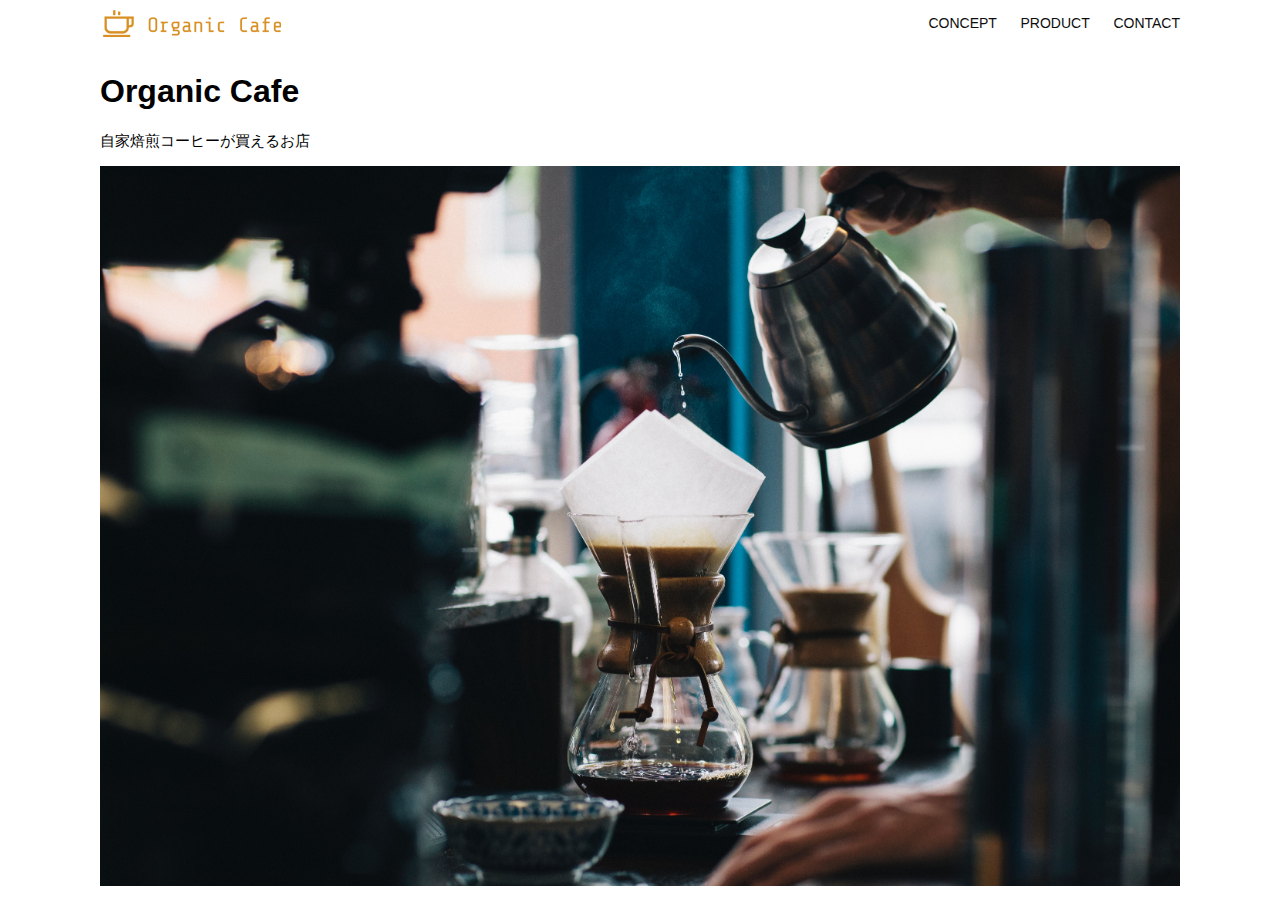
<file: html-css-kadai_013/index.html>
<!DOCTYPE html>
<html>
  <head>
    <title>Organic Cafe</title>
    <meta charset="UTF-8" />
    <meta
      name="description"
      content="自家焙煎のコーヒーがお家で楽しめるOrganic Cafe"
    />
    <meta name="viewport" content="width=device-width, initial-scale=1.0" />
    <link rel="stylesheet" href="style.css" />
  </head>
  <body>
    <!-- ヘッダー -->
    <header>
      <!-- ロゴ -->
      <a href="index.html" id="logo"
        ><img src="images/logo.png" alt="トップページに戻る"
      /></a>

      <!-- PC用ナビゲーション -->
      <nav id="nav-pc">
        <a href="index.html#concept">CONCEPT</a>
        <a href="index.html#product">PRODUCT</a>
        <a href="index.html#contact">CONTACT</a>
      </nav>
      <!-- スマホ用メニューボタン -->
      <img id="menu-sp" src="images/button-menu.png" alt="ナビゲーションを開く" onclick="document.getElementById('nav-sp').style.display = 'block'">
      <!-- スマホ用ナビゲーション -->
      <nav id="nav-sp">
        <img id="close" src="images/button-close.png" alt="ナビゲーションを閉じる" onclick="document.getElementById('nav-sp').style.display = 'none'">
        <a id="logo-sp" href="index.html" onclick="document.getElementById('nav-sp').style.display = 'none'"><img
          src="images/logo-sp.png" alt="トップページに戻る"></a>
        <a class="menu" href="index.html#concept" onclick="document.getElementById('nav-sp').style.display = 'none'">CONCEPT</a>
        <a class="menu" href="index.html#product" onclick="document.getElementById('nav-sp').style.display = 'none'">PR0DUCT</a>
        <a class="menu" href="index.html#contact" onclick="document.getElementById('nav-sp').style.display = 'none'">CONTACT</a>
      </nav>
    </header>
    <main>
      <article>
        <!-- メインビジュアル -->
        <section id="main-visual">
          <div id="main-message">
            <h1>Organic Cafe</h1>
            <p>自家焙煎コーヒーが買えるお店</p>
          </div>
          <img
            src="images/main-image.jpg"
            alt="コーヒーをハンドドリップで淹れる画像"
          />
        </section>
      </article>
    </main>
  </body>
</html>
</file>
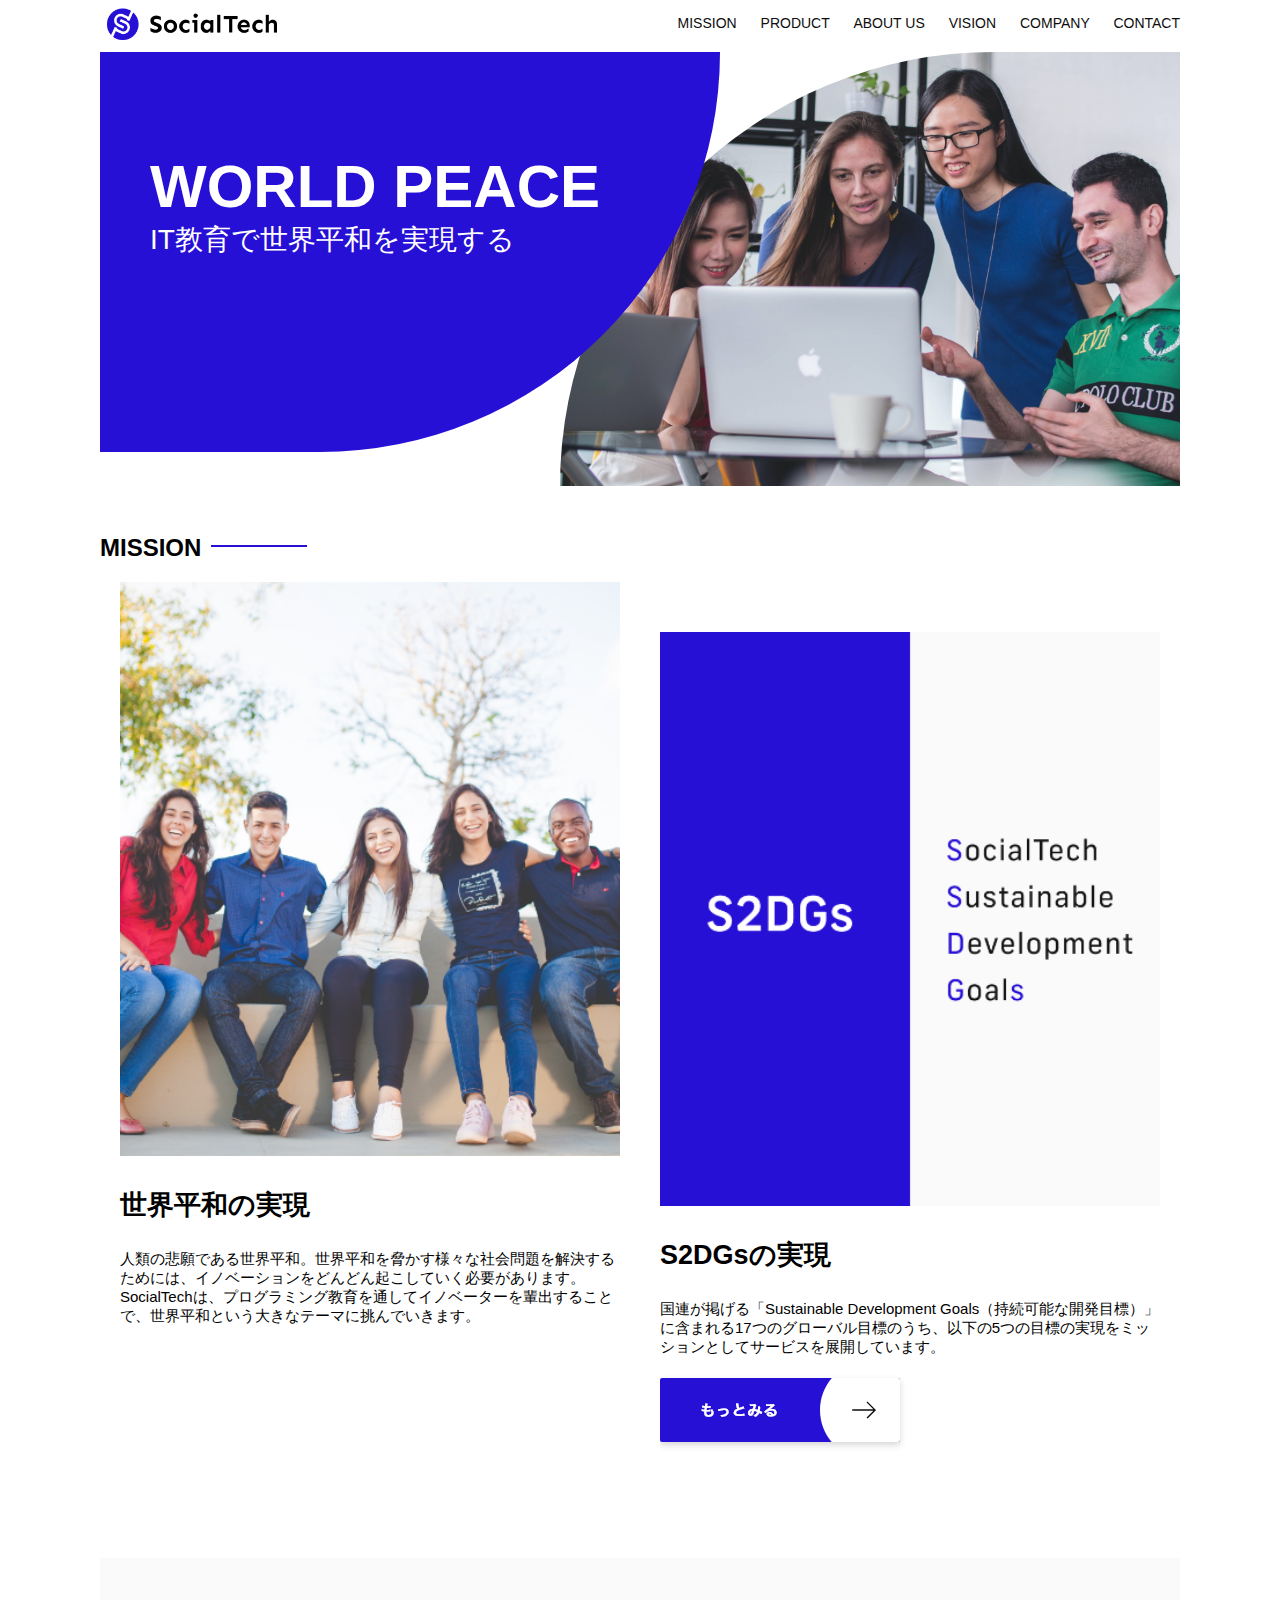
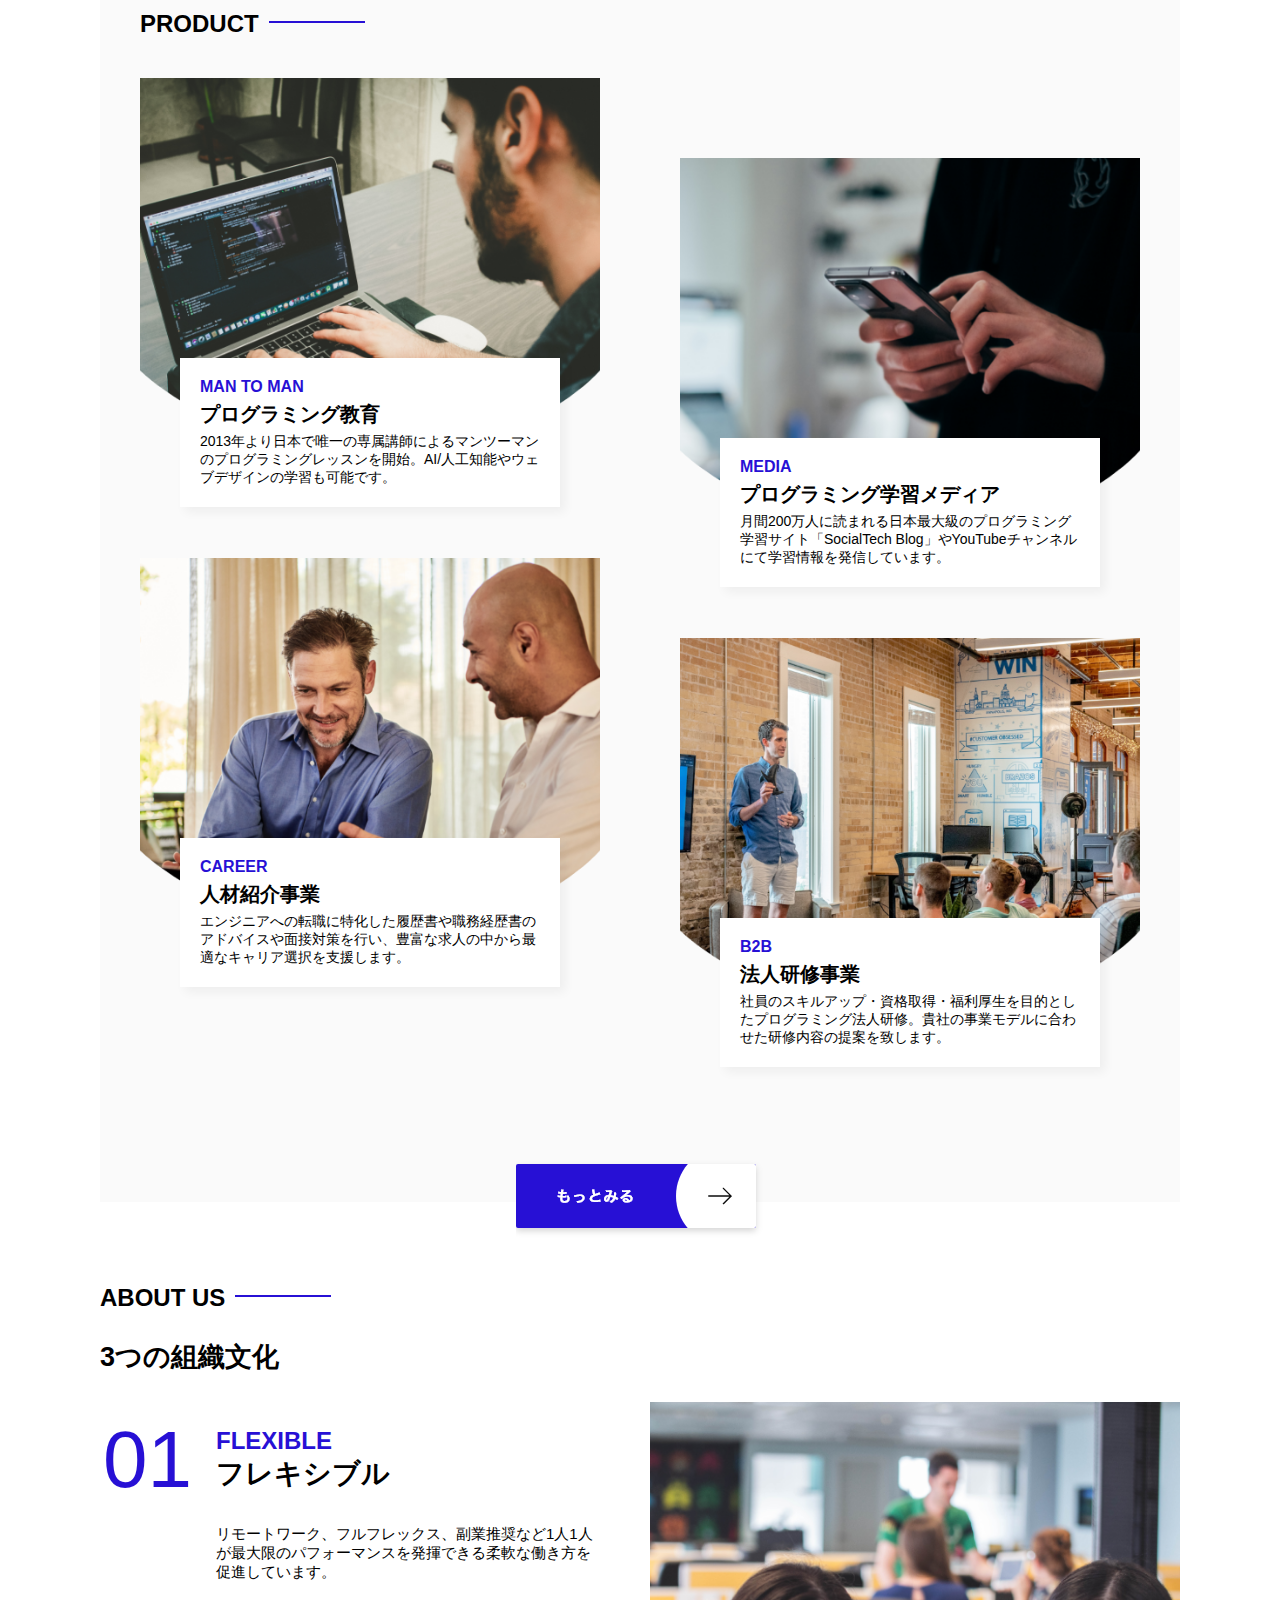
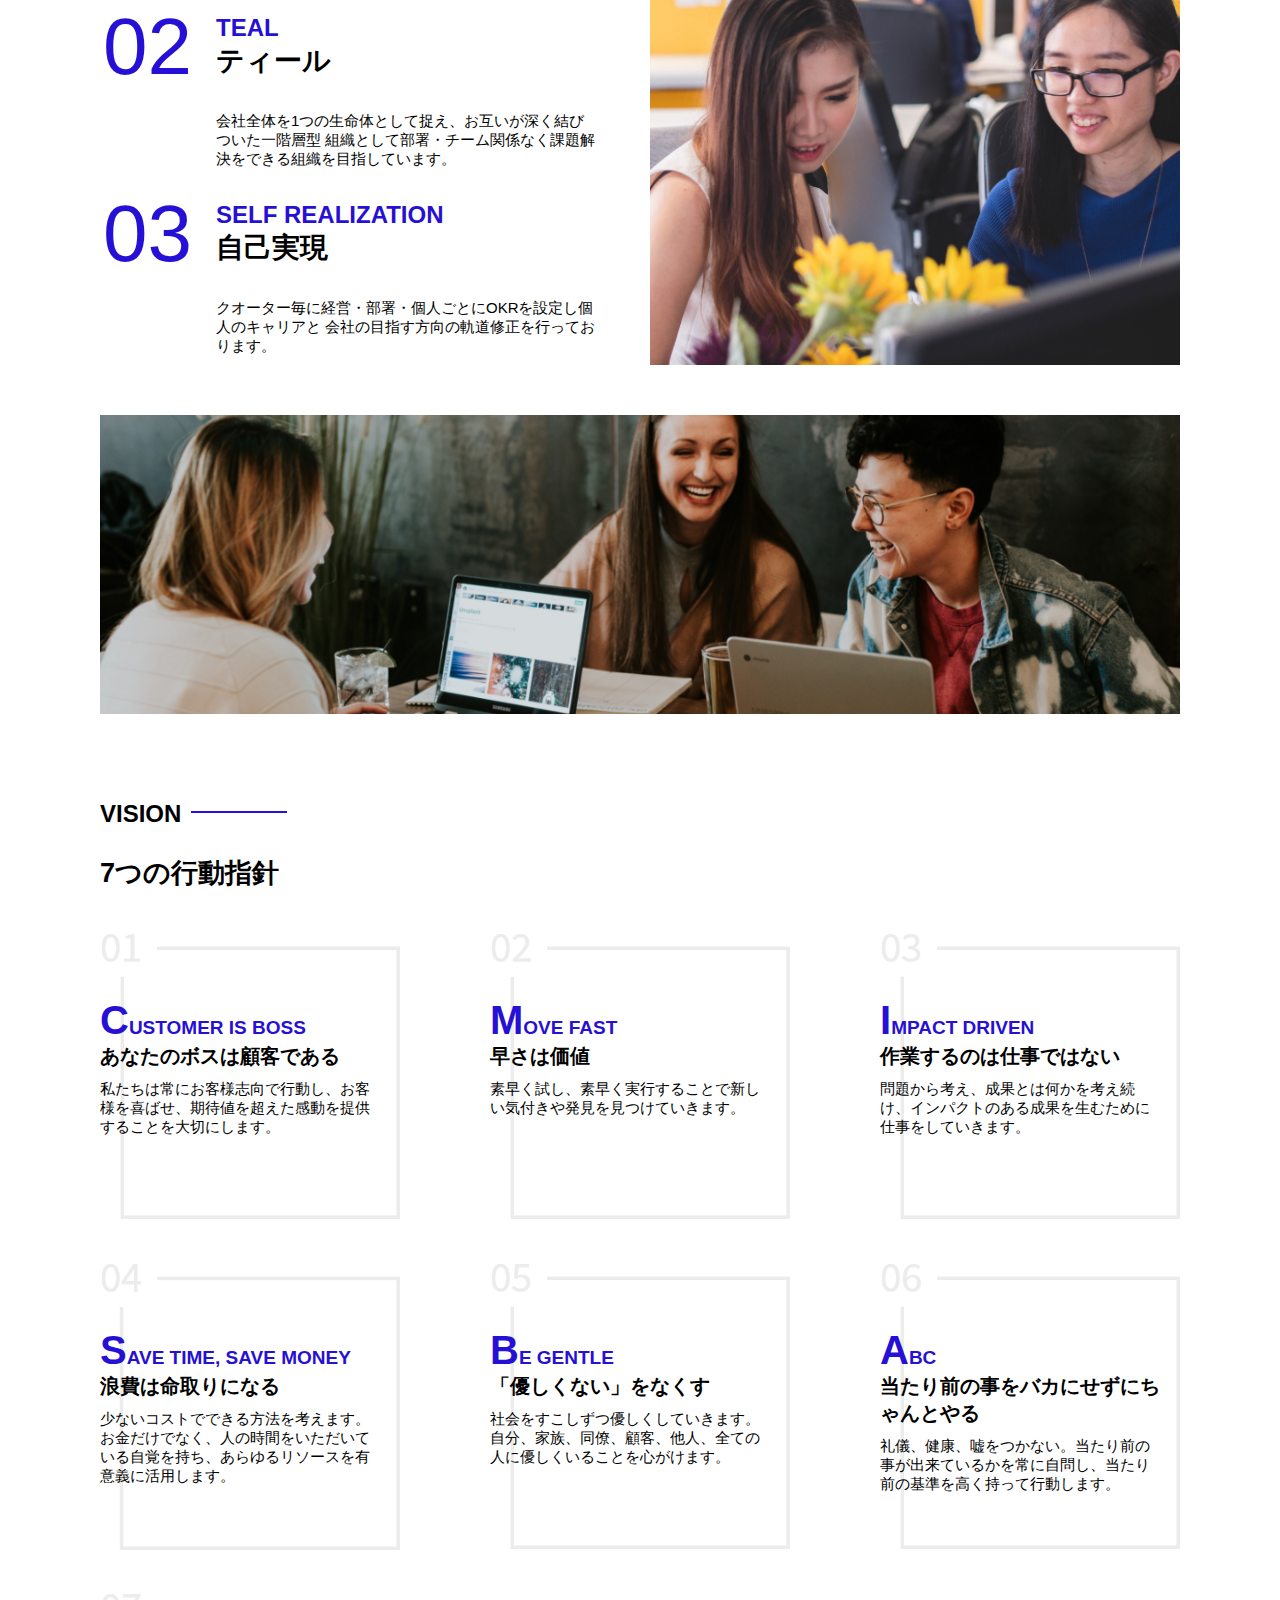
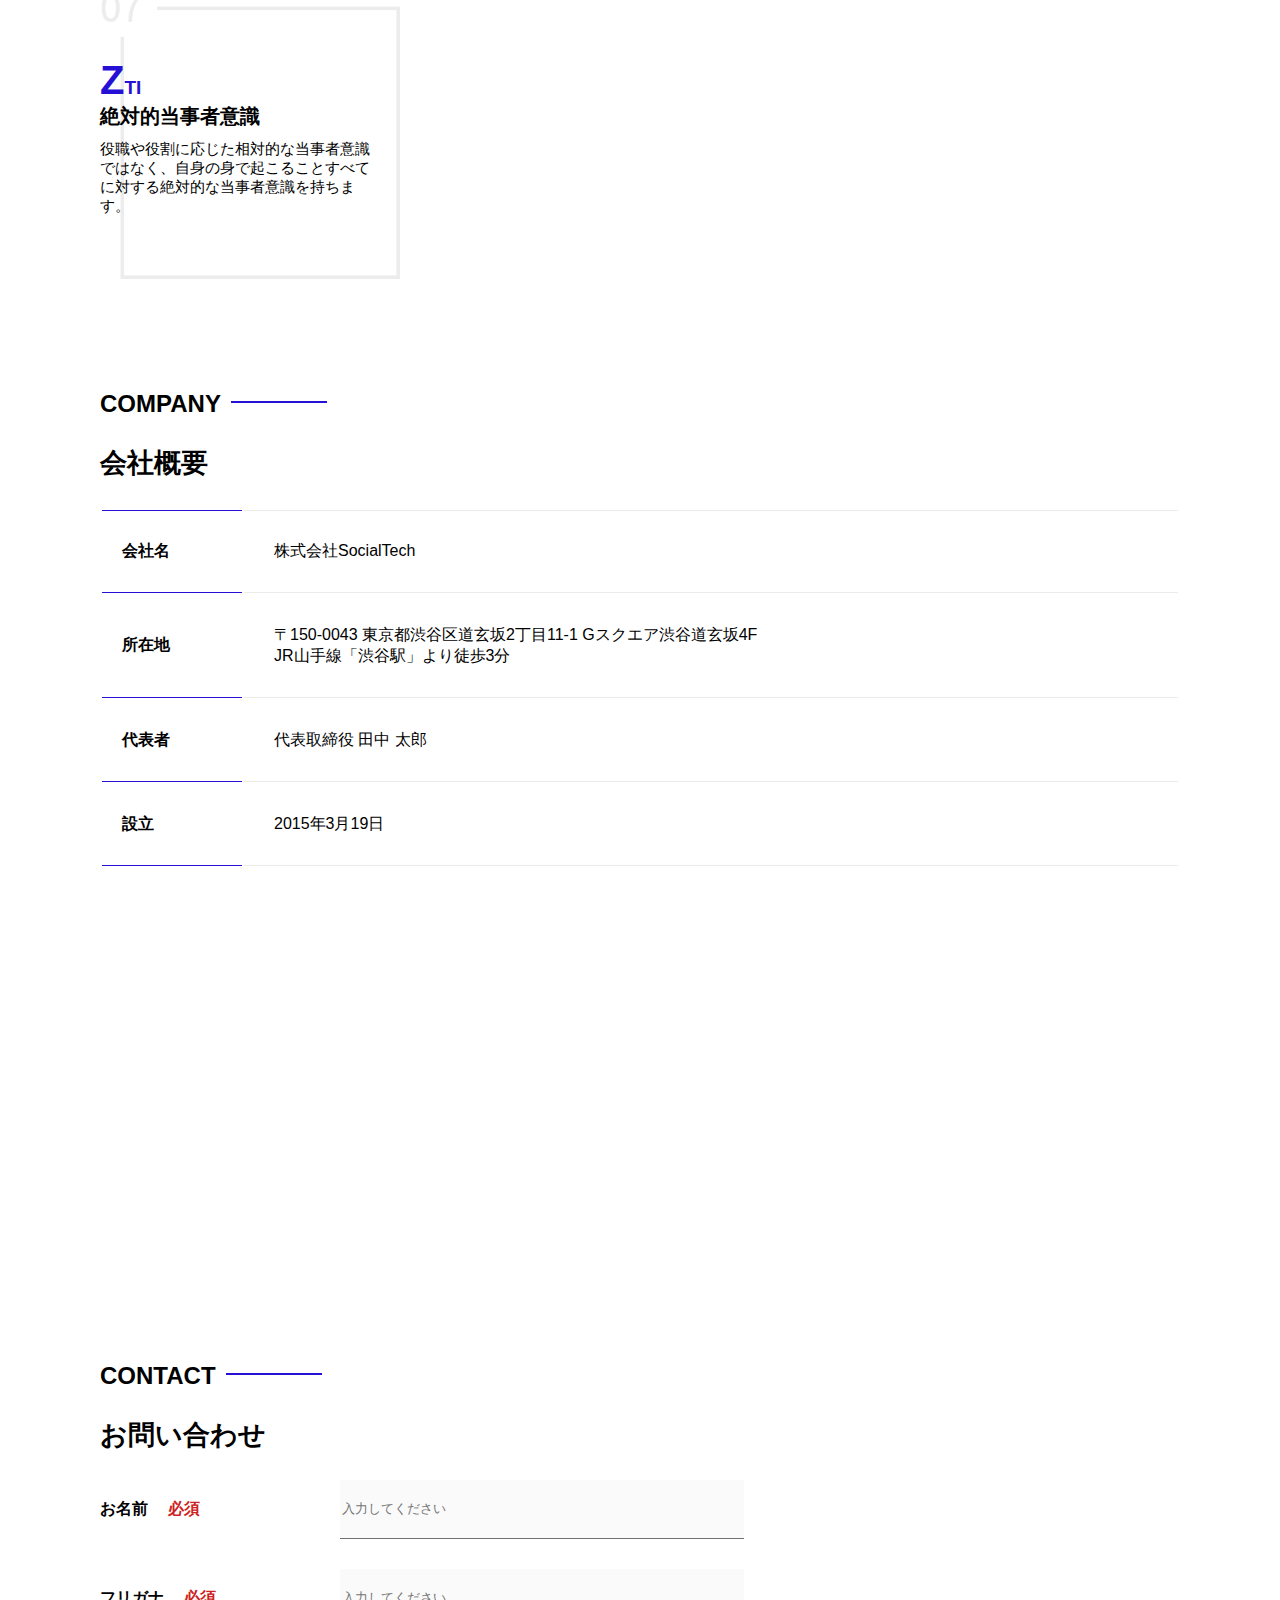
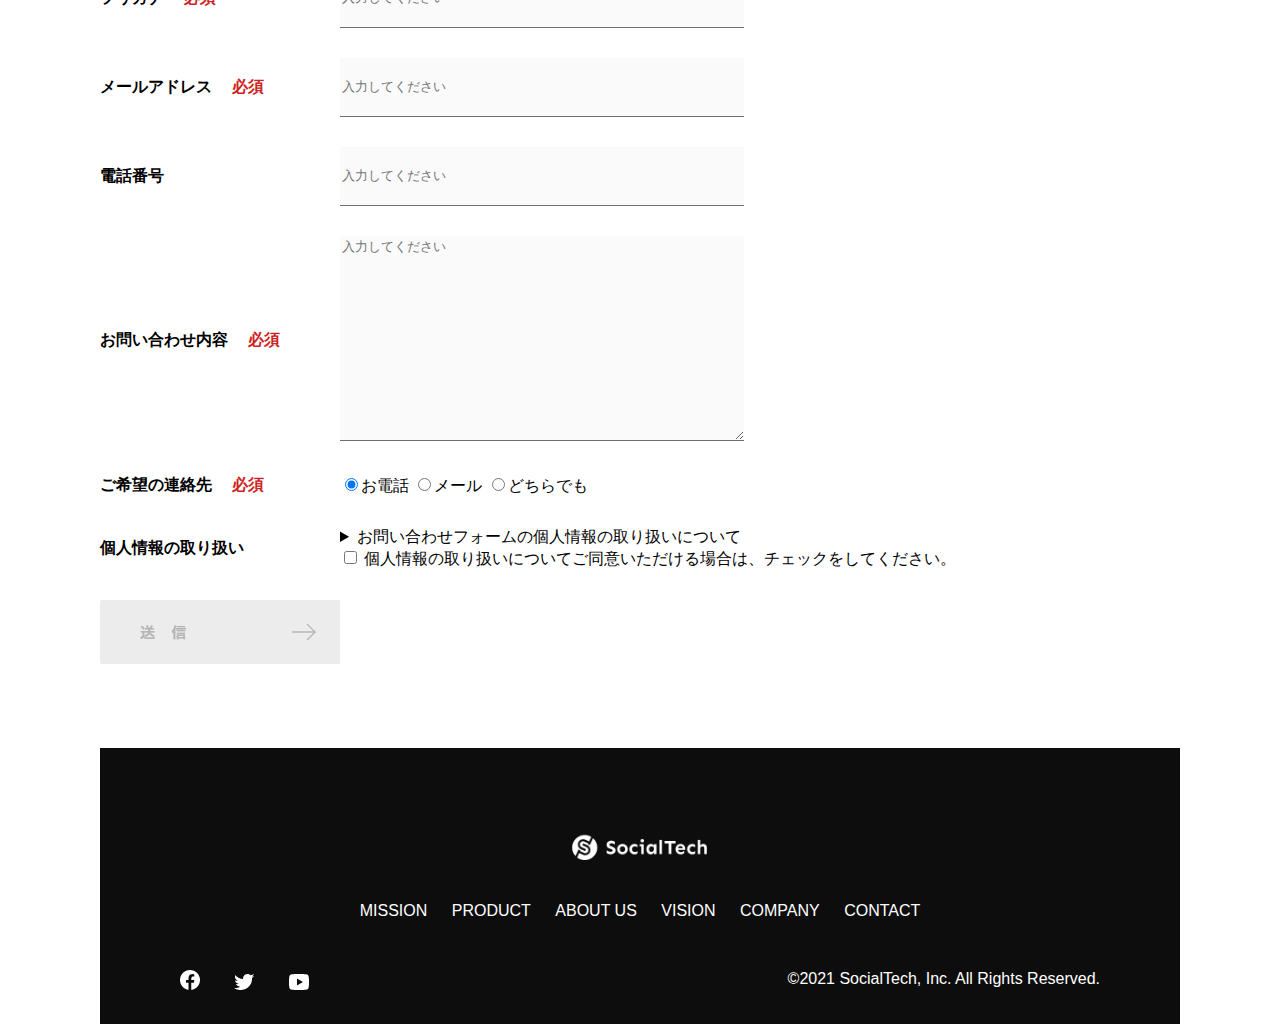
<file: kadai_tutorial_output/index.html>
<!DOCTYPE html>
<html>
  <head>
    <title>SocialTech</title>
    <meta charset="UTF-8">
    <meta
      name="description"
      content="SocialTechはEdTech業界のリーディングカンパニーを目指します。">
    <meta name="viewport" content="width=device-width, initial-scale=1.0">
    <link rel="stylesheet" href="style.css">
  </head>
  <body>
    <!-- ヘッダー -->
    <header>
      <!-- ロゴ -->
      <a href="index.html" id="logo"
        ><img src="images/logo.png" alt="トップページに戻る"/></a>

      <!-- PC用ナビゲーション -->
      <nav id="nav-pc">
        <a href="mission.html">MISSION</a>
        <a href="product.html">PRODUCT</a>
        <a href="index.html#aboutus">ABOUT US</a>
        <a href="index.html#vision">VISION</a>
        <a href="index.html#company">COMPANY</a>
        <a href="index.html#contact">CONTACT</a>
      </nav>
      <!-- スマホ用メニューボタン -->
      <img id="menu-sp" src="images/button-menu.png" alt="ナビゲーションを開く" onclick="document.getElementById('nav-sp').style.display = 'block'">
      <!-- スマホ用ナビゲーション -->
    <nav id="nav-sp">
      <img id="close" src="images/button-close.png" alt="ナビゲーションを閉じる" onclick="document.getElementById('nav-sp').style.display = 'none'">
      <a id="logo-sp" href="index.html" onclick="document.getElementById('nav-sp').style.display = 'none'"><img
          src="images/logo-sp.png" alt="トップページに戻る"></a>
      <a class="menu" href="mission.html" onclick="document.getElementById('nav-sp').style.display = 'none'">MISSION</a>
      <a class="menu" href="product.html" onclick="document.getElementById('nav-sp').style.display = 'none'">PRODUCT</a>
      <a class="menu" href="index.html#aboutus" onclick="document.getElementById('nav-sp').style.display = 'none'">ABOUT US</a>
      <a class="menu" href="index.html#vision"
        onclick="document.getElementById('nav-sp').style.display = 'none'">VISION</a>
      <a class="menu" href="index.html#company"
        onclick="document.getElementById('nav-sp').style.display = 'none'">COMPANY</a>
      <a class="menu" href="index.html#contact"
        onclick="document.getElementById('nav-sp').style.display = 'none'">CONTACT</a>
      <div id="sns">
        <a href="https://www.facebook.com/sejuku2013"><img src="images/button-facebook.png" alt="Facebookのリンク"></a>
        <a href="https://twitter.com/samuraijuku"><img src="images/button-twitter.png" alt="Twitterのリンク"></a>
        <a href="https://www.youtube.com/channel/UCCFOQO5aDK0xXam4cUQXT8g"><img src="images/button-youtube.png" alt="YouTubeのリンク"></a>
      </div>
    </nav>
    </header>
    <main>
      <article>
        <!-- メインビジュアル -->
        <section id="main-visual">
          <div id="main-message">
            <h1>WORLD PEACE</h1>
            <p>IT教育で世界平和を実現する</p>
          </div>
          <img
            src="images/index/index-main.png"
            alt="PCの周りに集まる多国籍の仲間たち">
        </section>
        <!--ミッション-->
        <section id="mission">
          <h2 class="index-h2">MISSION</h2>
          <div id="mission-flex">
            <div>
              <img
                id="mission-photo"
                src="images/index/index-mission.png"
                alt="屋外のベンチで写真を撮影する多国籍の仲間たち">
              <h3>世界平和の実現</h3>
              <p>
                人類の悲願である世界平和。世界平和を脅かす様々な社会問題を解決するためには、イノベーションをどんどん起こしていく必要があります。SocialTechは、プログラミング教育を通してイノベーターを輩出することで、世界平和という大きなテーマに挑んでいきます。
              </p>
            </div>
            <div>
              <img id="s2dgs" src="images/index/s2dgs.png" alt="S2DGs">
              <h3>S2DGsの実現</h3>
              <p>
                国連が掲げる「Sustainable Development
                Goals（持続可能な開発目標）」に含まれる17つのグローバル目標のうち、以下の5つの目標の実現をミッションとしてサービスを展開しています。
              </p>
              <a href="mission.html">
                <img src="images/button-more.png" alt="もっとみる">
              </a>
            </div>
          </div>
        </section>
        <!-- プロダクト -->
        <section id="product">
          <h2 class="index-h2">PRODUCT</h2>
          <div>
            <div id="product-left">
              <div>
                <img class="product-photo"
                  src="images/index/index-mantoman.png"
                  alt="PCでコードを書く男性">
                <div class="product-explain">
                  <span>MAN TO MAN</span>
                  <h3>プログラミング教育</h3>
                  <p>
                    2013年より日本で唯一の専属講師によるマンツーマンのプログラミングレッスンを開始。AI/人工知能やウェブデザインの学習も可能です。
                  </p>
                </div>
              </div>
              <div>
                <img class="product-photo"
                  src="images/index/index-career.png"
                  alt="笑顔で話し合う2人の男性">
                <div class="product-explain">
                  <span>CAREER</span>
                  <h3>人材紹介事業</h3>
                  <p>
                    エンジニアへの転職に特化した履歴書や職務経歴書のアドバイスや面接対策を行い、豊富な求人の中から最適なキャリア選択を支援します。
                  </p>
                </div>
              </div>
            </div>
            <div id="product-right">
              <div>
                <img class="product-photo"
                  src="images/index/index-media.png"
                  alt="スマートフォンを操作する人">
                <div class="product-explain">
                  <span>MEDIA</span>
                  <h3>プログラミング学習メディア</h3>
                  <p>
                    月間200万人に読まれる日本最大級のプログラミング学習サイト「SocialTech
                    Blog」やYouTubeチャンネルにて学習情報を発信しています。
                  </p>
                </div>
              </div>
              <div>
                <img class="product-photo"
                  src="images/index/index-b2b.png"
                  alt="講演中の男性とそれを聴く人々">
                <div class="product-explain">
                  <span>B2B</span>
                  <h3>法人研修事業</h3>
                  <p>
                    社員のスキルアップ・資格取得・福利厚生を目的としたプログラミング法人研修。貴社の事業モデルに合わせた研修内容の提案を致します。
                  </p>
                </div>
              </div>
            </div>
          </div>
          <div>
            <a id="product-more" href="product.html">
              <img src="images/button-more.png" alt="もっとみる">
            </a>
          </div>
        </section>
        <!---ABOUT US-->
        <section id="aboutus">
          <h2 class="index-h2">ABOUT US</h2>
          <h3>3つの組織文化</h3>
          <div>
            <table class="culture-table">
              <tr>
                <td>
                  <span class="culture-num">01</span>
                </td>
                <td>
                  <span class="culture-en">FLEXIBLE</span>
                  <span class="culture-jp">フレキシブル</span>
                </td>
              </tr>
              <tr>
                <td>
                  <!--空のセル-->
                </td>
                <td>
                  <p class="culture-description">
                    リモートワーク、フルフレックス、副業推奨など1人1人が最大限のパフォーマンスを発揮できる柔軟な働き方を促進しています。
                  </p>
                </td>
              </tr>
              <tr>
                <td>
                  <span class="culture-num">02</span>
                </td>
                <td>
                  <span class="culture-en">TEAL</span>
                  <span class="culture-jp">ティール</span>
                </td>
              </tr>
              <tr>
                <td>
                  <!--空のセル-->
                </td>
                <td>
                  <p class="culture-description">
                    会社全体を1つの生命体として捉え、お互いが深く結びついた一階層型
                    組織として部署・チーム関係なく課題解決をできる組織を目指しています。
                  </p>
                </td>
              </tr>
              <tr>
                <td>
                  <span class="culture-num">03</span>
                </td>
                <td>
                  <span class="culture-en">SELF REALIZATION</span>
                  <span class="culture-jp">自己実現</span>
                </td>
              </tr>
              <tr>
                <td>
                  <!--空のセル-->
                </td>
                <td>
                  <p class="culture-description">
                    クオーター毎に経営・部署・個人ごとにOKRを設定し個人のキャリアと
                    会社の目指す方向の軌道修正を行っております。
                  </p>
                </td>
              </tr>
            </table>
            <img class="culture-img"
              src="images/index/index-aboutus1.png"
              alt="笑顔で話し合う2人の女性">
          </div>
          <img class="culture-img2"
            src="images/index/index-aboutus2.png"
            alt="笑顔で話し合う3人の男女">
        </section>
        <!-- VISION -->
        <section id="vision">
          <h2 class="index-h2">VISION</h2>
          <h3>7つの行動指針</h3>
          <div>
            <div class="vision-box">
              <img src="images/index/vision-01.png" alt="01">
              <span>
                <h4>CUSTOMER IS BOSS</h4>
                <h5>あなたのボスは顧客である</h5>
                <p>
                  私たちは常にお客様志向で行動し、お客様を喜ばせ、期待値を超えた感動を提供することを大切にします。
                </p>
              </span>
            </div>
            <div class="vision-box">
              <img src="images/index/vision-02.png" alt="02">
              <span>
                <h4>MOVE FAST</h4>
                <h5>早さは価値</h5>
                <p>
                  素早く試し、素早く実行することで新しい気付きや発見を見つけていきます。
                </p>
              </span>
            </div>
            <div class="vision-box">
              <img src="images/index/vision-03.png" alt="03">
              <span>
                <h4>IMPACT DRIVEN</h4>
                <h5>作業するのは仕事ではない</h5>
                <p>
                  問題から考え、成果とは何かを考え続け、インパクトのある成果を生むために仕事をしていきます。
                </p>
              </span>
            </div>
            <div class="vision-box">
              <img src="images/index/vision-04.png" alt="04">
              <span>
                <h4>SAVE TIME, SAVE MONEY</h4>
                <h5>浪費は命取りになる</h5>
                <p>
                  少ないコストでできる方法を考えます。お金だけでなく、人の時間をいただいている自覚を持ち、あらゆるリソースを有意義に活用します。
                </p>
              </span>
            </div>
            <div class="vision-box">
              <img src="images/index/vision-05.png" alt="05">
              <span>
                <h4>BE GENTLE</h4>
                <h5>「優しくない」をなくす</h5>
                <p>
                  社会をすこしずつ優しくしていきます。自分、家族、同僚、顧客、他人、全ての人に優しくいることを心がけます。
                </p>
              </span>
            </div>
            <div class="vision-box">
              <img src="images/index/vision-06.png" alt="06">
              <span>
                <h4>ABC</h4>
                <h5>当たり前の事をバカにせずにちゃんとやる</h5>
                <p>
                  礼儀、健康、嘘をつかない。当たり前の事が出来ているかを常に自問し、当たり前の基準を高く持って行動します。
                </p>
              </span>
            </div>
            <div class="vision-box">
              <img src="images/index/vision-07.png" alt="07">
              <span>
                <h4>ZTI</h4>
                <h5>絶対的当事者意識</h5>
                <p>
                  役職や役割に応じた相対的な当事者意識ではなく、自身の身で起こることすべてに対する絶対的な当事者意識を持ちます。
                </p>
              </span>
            </div>
          </div>
        </section>
        
        <!-- COMPANY -->
        <section id="company">
          <h2 class="index-h2">COMPANY</h2>
          <h3>会社概要</h3>
          <table id="company-table">
            <tr>
              <th class="tableheader-first">会社名</th>
              <td class="cell-first">株式会社SocialTech</td>
            </tr>
            <tr>
              <th class="tableheader">所在地</th>
              <td class="cell">
                〒150-0043 東京都渋谷区道玄坂2丁目11-1 Gスクエア渋谷道玄坂4F<br />JR山手線「渋谷駅」より徒歩3分
              </td>
            </tr>
            <tr>
              <th class="tableheader">代表者</th>
              <td class="cell">代表取締役 田中 太郎</td>
            </tr>
            <tr>
              <th class="tableheader">設立</th>
              <td class="cell">2015年3月19日</td>
            </tr>
          </table>
          <iframe
            src="https://www.google.com/maps/embed?pb=!1m18!1m12!1m3!1d3241.7759544892483!2d139.69399665123464!3d35.65789123876098!2m3!1f0!2f0!3f0!3m2!1i1024!2i768!4f13.1!3m3!1m2!1s0x60188caa0042e8d1%3A0xba130bea826a7aa2!2z44CSMTUwLTAwNDMg5p2x5Lqs6YO95riL6LC35Yy66YGT546E5Z2C77yS5LiB55uu77yR77yR4oiS77yR!5e0!3m2!1sja!2sjp!4v1636872991912!5m2!1sja!2sjp"
            style="border: 0"
            allowfullscreen=""
            loading="lazy"
          >
          </iframe>
        </section>
        <!-- お問い合わせフォーム -->
        <section id="contact">
          <h2 class="index-h2">CONTACT</h2>
          <h3>お問い合わせ</h3>
          <form>
            <div>
              <div class="contact-heading">
                <label class="contact-label"
                  >お名前<span class="contact-span">必須</span></label
                >
              </div>
              <div class="contact-form">
                <input
                  type="text"
                  name="name"
                  placeholder="入力してください"
                  class="contact-textbox">
              </div>
            </div>
            <div>
              <div class="contact-heading">
                <label class="contact-label"
                  >フリガナ<span class="contact-span">必須</span></label>
              </div>
              <div>
                <input
                  type="text"
                  name="hurigana"
                  placeholder="入力してください"
                  class="contact-textbox">
              </div>
            </div>
            <div>
              <div class="contact-heading">
                <label class="contact-label"
                  >メールアドレス<span class="contact-span">必須</span></label>
              </div>
              <div>
                <input
                  type="text"
                  name="email"
                  placeholder="入力してください"
                  class="contact-textbox">
              </div>
            </div>
            <div>
              <div class="contact-heading">
                <label class="contact-label">電話番号</label>
              </div>
              <div>
                <input
                  type="text"
                  name="tel"
                  placeholder="入力してください"
                  class="contact-textbox">
              </div>
            </div>
            <div>
              <div class="contact-heading">
                <label class="contact-label"
                  >お問い合わせ内容<span class="contact-span">必須</span></label
                >
              </div>
              <div>
                <textarea
                  class="contact-textarea"
                  placeholder="入力してください"
                  name="message"></textarea>
              </div>
            </div>
            <div>
              <div class="contact-heading">
                <label class="contact-label"
                  >ご希望の連絡先<span class="contact-span">必須</span></label
                >
              </div>
              <div>
                <input
                  class="radiobutton"
                  type="radio"
                  value="tel"
                  name="contact"
                  checked><label>お電話</label>
                <input
                  class="radiobutton"
                  type="radio"
                  value="mail"
                  name="contact"><label>メール</label>
                <input
                  class="radiobutton"
                  type="radio"
                  value="both"
                  name="contact"><label>どちらでも</label>
              </div>
            </div>
            <div>
              <div class="contact-heading">
                <label class="contact-label">個人情報の取り扱い</label>
              </div>
              <div>
                <details>
                  <summary>
                    お問い合わせフォームの個人情報の取り扱いについて
                  </summary>
                  <div>
                    <span>１．組織の名称又は氏名</span><br>
                    株式会社SocialTech<br><br>
                    <span
                      >２．個人情報保護管理者（若しくはその代理人）の氏名又は職名、所属及び連絡先
                      鈴木 一郎 コーポレート部</span
                    ><br />
                    メールアドレス：support@socialtech.net<br>
                    TEL：03-xxxx-xxxx<br>
                    <span>３．個人情報の利用目的</span><br>
                    ・本サービス及び本サービスに関連する情報の提供又はそれらに関する連絡のため<br>
                    ・ユーザーの本人確認のため<br>
                    ・当社サービスのご案内のため<br>
                    ・当社の商品等の広告または宣伝（電子メールによるものを含むものとします。）<br><br>
                    <span>４．個人情報の取り扱い業務の委託</span><br>
                    個人情報の取扱業務の全部または一部を外部に業務委託する場合があります。<br>
                    その際、弊社は、個人情報を適切に保護できる管理体制を敷き実行していることを条件として<br>
                    委託先を厳選したうえで、機密保持契約を委託先と締結し、お客様の個人情報を厳密に管理させます。<br><br>
                    <span>５．個人情報の開示等の請求</span><br>
                    お客様は、弊社に対してご自身の個人情報の開示等（利用目的の通知、開示、内容の訂正・追加・削除、利用の停止または消去、第三者への提供の停止）に関して、当社問合わせ窓口に申し出ることができます。<br />
                    その際、弊社はお客様ご本人を確認させていただいたうえで、合理的な期間内に対応いたします。<br><br>
                    なお、個人情報に関する弊社問合わせ先は、次の通りです。<br><br>
                    株式会社SocialTech　個人情報問合せ窓口<br>
                    〒150-0043　東京都渋谷区道玄坂2丁目11-1 Ｇスクエア渋谷道玄坂
                    4F<br>
                    メールアドレス：support@socialtech.net　TEL：03-xxxx-xxxx<br /><br />
                    <span>６．個人情報を提供されることの任意性について</span
                    ><br><br>
                    お客様がご自身の個人情報を弊社に提供されるか否かは、お客様のご判断によりますが、もしご提供されない場合には、適切なサービスが提供できない場合がありますので予めご了承ください。
                  </div>
                </details>
                <input type="checkbox" name="agree">
                <span
                  >個人情報の取り扱いについてご同意いただける場合は、チェックをしてください。</span>
              </div>
            </div>
            <input
              type="image"
              value="Submit"
              src="images/button-submit.png"
              alt="送信する">
          </form>
        </section>
      </article>
      <footer>
        <div id="footer-logo">
          <img src="images/logo-sp.png" alt="SocialTech">
        </div>
        <div id="footer-link">
          <a href="mission.html">MISSION</a>
          <a href="product.html">PRODUCT</a>
          <a href="index.html#aboutus">ABOUT US</a>
          <a href="index.html#vision">VISION</a>
          <a href="index.html#company">COMPANY</a>
          <a href="index.html#contact">CONTACT</a>
        </div>
        <div id="sns-footer">
          <a href="https://www.facebook.com/sejuku2013"
            ><img src="images/button-facebook.png" alt="Facebookのリンク"></a>
          <a href="https://twitter.com/samuraijuku"
            ><img src="images/button-twitter.png" alt="Twitterのリンク"></a>
          <a href="https://www.youtube.com/channel/UCCFOQO5aDK0xXam4cUQXT8g"
            ><img src="images/button-youtube.png" alt="YouTubeのリンク"></a>
          <span id="copyright"
            >&copy;2021 SocialTech, Inc. All Rights Reserved.
          </span>
        </div>
      </footer>
    </main>
  </body>
</html>
</file>
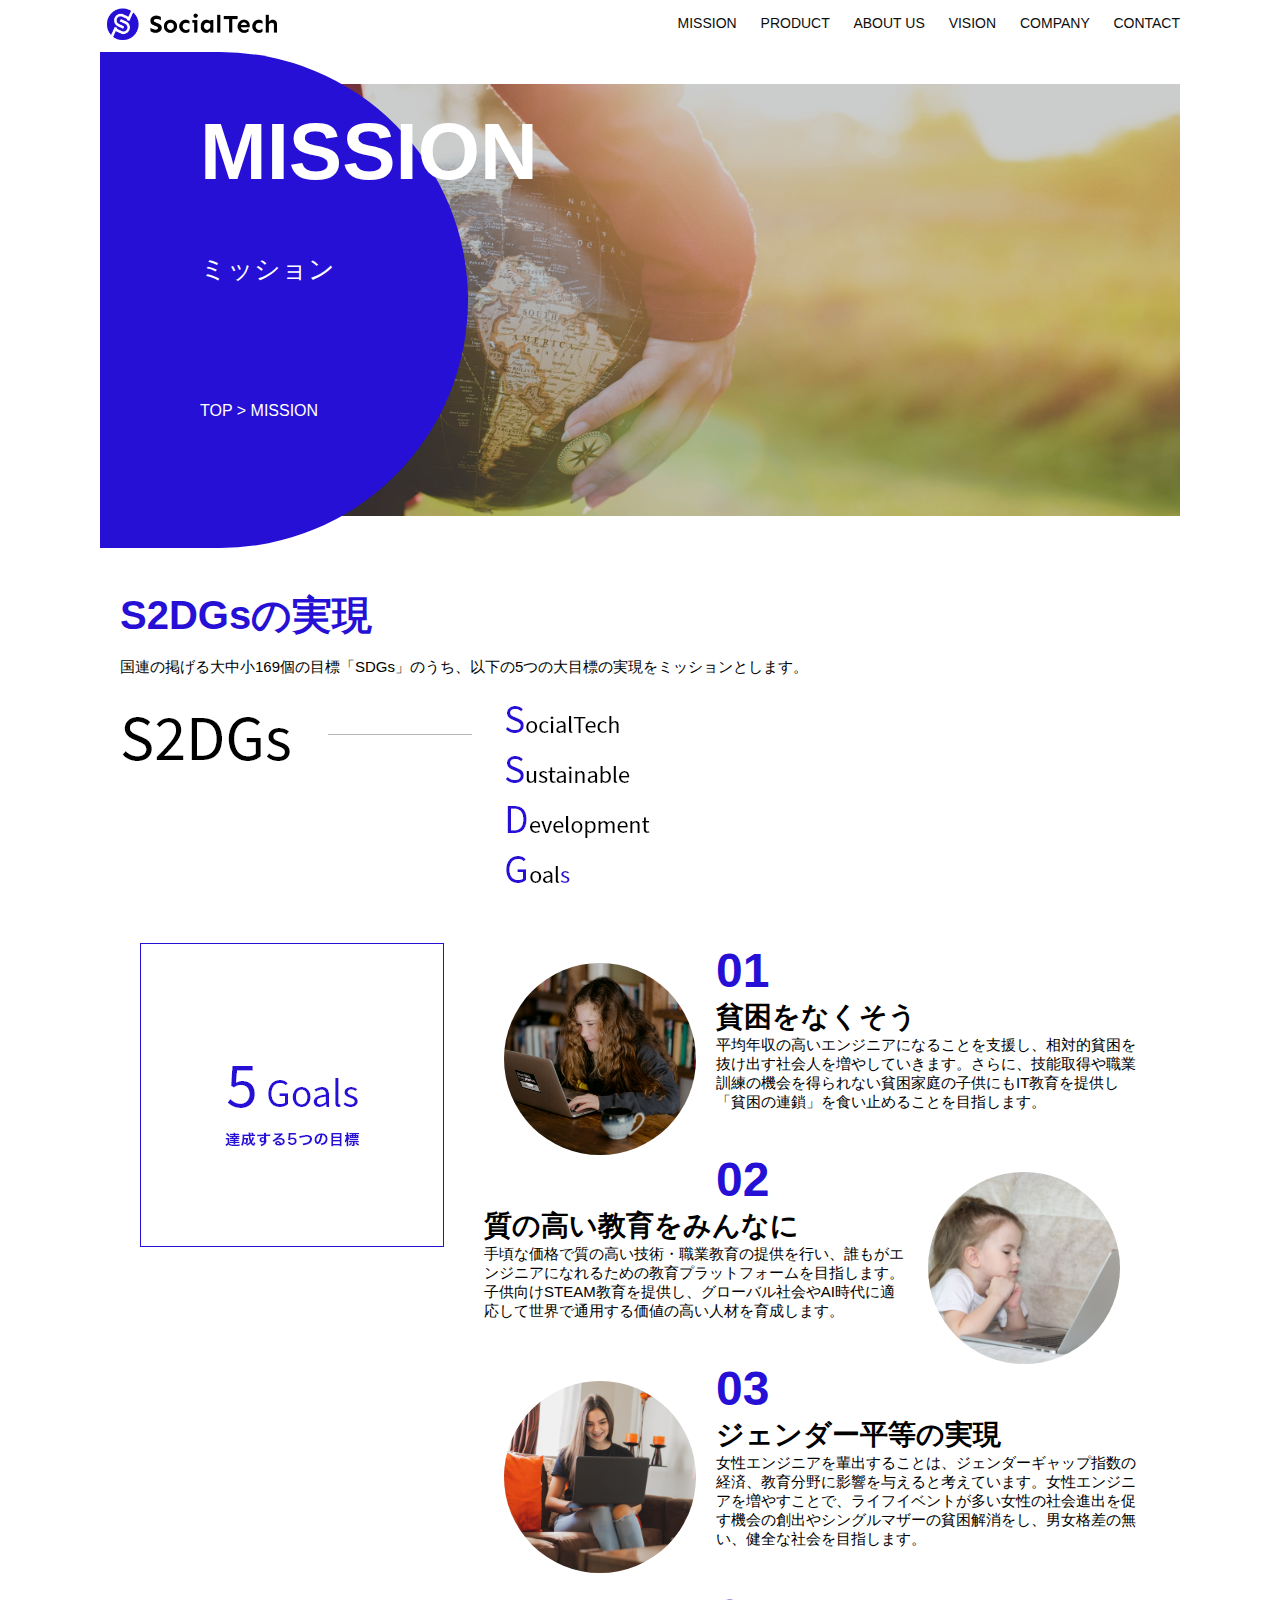
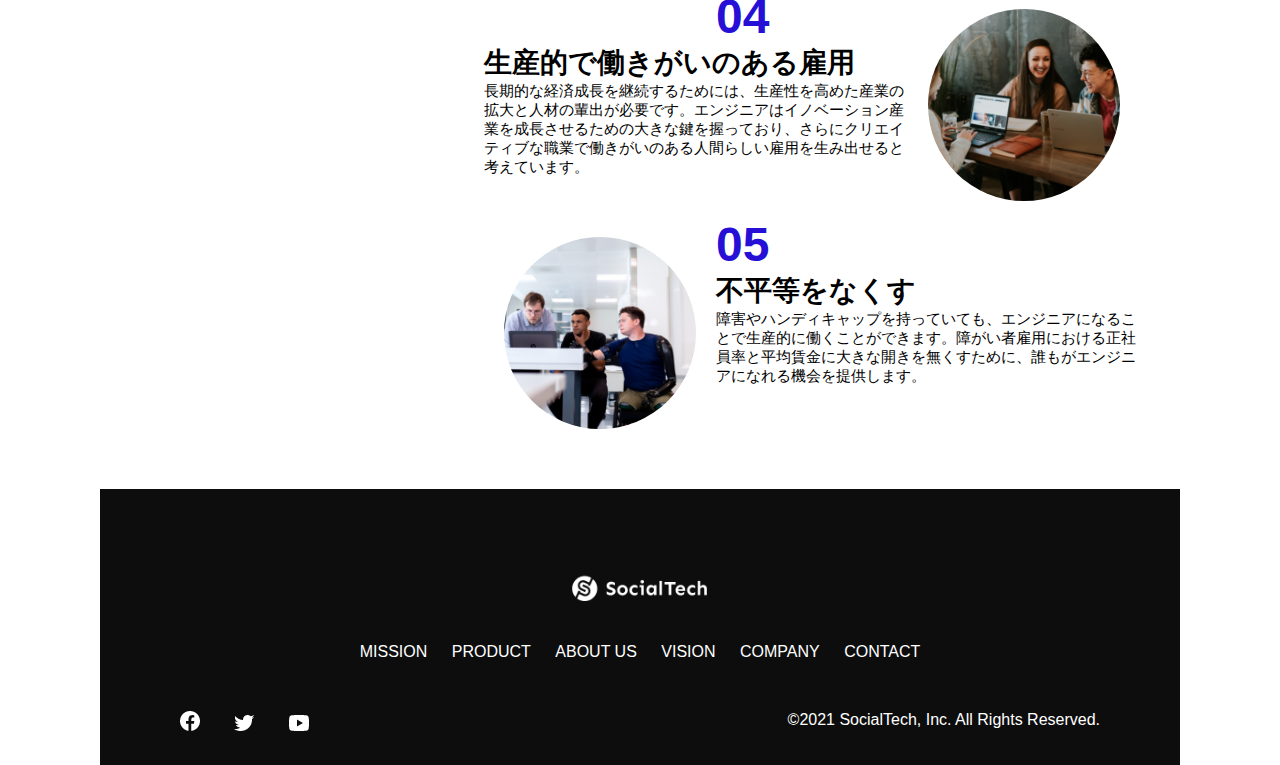
<file: kadai_tutorial_output/mission.html>
<!DOCTYPE html>
<html>
  <head>
    <title>SocialTech - MISSION ミッション -</title>
    <meta charset="UTF-8">
    <meta name="description" content="SocialTechが目指す5つの目標（S2DGs）を紹介します">
    <meta name="viewport" content="width=device-width, initial-scale=1.0">
    <link rel="stylesheet" href="style.css">
  </head>

  <body>
    <!-- ヘッダー -->
    <header>
      <!-- ロゴ -->
      <a href="index.html" id="logo"><img src="images/logo.png" alt="トップページに戻る"></a>

      <!-- PC用ナビゲーション -->
      <nav id="nav-pc">
        <a href="mission.html">MISSION</a>
        <a href="product.html">PRODUCT</a>
        <a href="index.html#aboutus">ABOUT US</a>
        <a href="index.html#vision">VISION</a>
        <a href="index.html#company">COMPANY</a>
        <a href="index.html#contact">CONTACT</a>
      </nav>

      <!-- スマホ用メニューボタン -->
      <img id="menu-sp" src="images/button-menu.png" alt="ナビゲーションを開く" onclick="document.getElementById('nav-sp').style.display = 'block'">

      <!-- スマホ用ナビゲーション -->
      <nav id="nav-sp">
        <img id="close" src="images/button-close.png" alt="ナビゲーションを閉じる" onclick="document.getElementById('nav-sp').style.display = 'none'">
        <a id="logo-sp" href="index.html" onclick="document.getElementById('nav-sp').style.display = 'none'"><img
            src="images/logo-sp.png" alt="トップページに戻る"></a>
        <a class="menu" href="mission.html" onclick="document.getElementById('nav-sp').style.display = 'none'">MISSION</a>
        <a class="menu" href="product.html" onclick="document.getElementById('nav-sp').style.display = 'none'">PRODUCT</a>
        <a class="menu" href="index.html#aboutus" onclick="document.getElementById('nav-sp').style.display = 'none'">ABOUT
          US</a>
        <a class="menu" href="index.html#vision"
          onclick="document.getElementById('nav-sp').style.display = 'none'">VISION</a>
        <a class="menu" href="index.html#company"
          onclick="document.getElementById('nav-sp').style.display = 'none'">COMPANY</a>
        <a class="menu" href="index.html#contact"
          onclick="document.getElementById('nav-sp').style.display = 'none'">CONTACT</a>
        <div id="sns">
          <a href="https://www.facebook.com/sejuku2013"><img src="images/button-facebook.png" alt="Facebookのリンク"></a>
          <a href="https://twitter.com/samuraijuku"><img src="images/button-twitter.png" alt="Twitterのリンク"></a>
          <a href="https://www.youtube.com/channel/UCCFOQO5aDK0xXam4cUQXT8g"><img src="images/button-youtube.png" alt="YouTubeのリンク"></a>
        </div>
      </nav>
    </header>
    <main>
      <article>
        <section id="mission-main">
          <div id="mission-title">
            <h1>MISSION</h1>
            <span>ミッション</span>
            <div>TOP > MISSION</div>
          </div>
        </section>
        <section id="mission-s2dgs">
          <h2 class="mission-h2">S2DGsの実現</h2>
          <p>国連の掲げる大中小169個の目標「SDGs」のうち、以下の5つの大目標の実現をミッションとします。</p>
          <img src="images/mission/mission-s2dgs.png" alt="S2DGs">
        </section>
        <section id="mission-5goals">
          <div>
            <img id="s2dgs-image" src="images/mission/mission-5goals.png" alt="5Goals">
          </div>
          <div>
            <div>
              <img class="fivegoals-image-left" src="images/mission/mission-5goals01.png" alt="PCを操作する女の子">
              <span class="fivegoals-number">01</span>
              <h3 class="fivegoals-h3">貧困をなくそう</h3>
              <p class="fivegoals-p">
                平均年収の高いエンジニアになることを支援し、相対的貧困を抜け出す社会人を増やしていきます。さらに、技能取得や職業訓練の機会を得られない貧困家庭の子供にもIT教育を提供し「貧困の連鎖」を食い止めることを目指します。
              </p>
            </div>
            
            <div>
              <img class="fivegoals-image-right" src="images/mission/mission-5goals02.png" alt="PCを見つめる小さい女の子">
              <span class="fivegoals-number">02</span>
              <h3 class="fivegoals-h3">質の高い教育をみんなに</h3>
              <p class="fivegoals-p">
                手頃な価格で質の高い技術・職業教育の提供を行い、誰もがエンジニアになれるための教育プラットフォームを目指します。子供向けSTEAM教育を提供し、グローバル社会やAI時代に適応して世界で通用する価値の高い人材を育成します。
              </p>
            </div>
    
            <div>
              <img class="fivegoals-image-left" src="images/mission/mission-5goals03.png" alt="PCを操作する女性">
              <span class="fivegoals-number">03</span>
              <h3 class="fivegoals-h3">ジェンダー平等の実現</h3>
              <p class="fivegoals-p">
                女性エンジニアを輩出することは、ジェンダーギャップ指数の経済、教育分野に影響を与えると考えています。女性エンジニアを増やすことで、ライフイベントが多い女性の社会進出を促す機会の創出やシングルマザーの貧困解消をし、男女格差の無い、健全な社会を目指します。
              </p>
            </div>
    
            <div>
              <img class="fivegoals-image-right" src="images/mission/mission-5goals04.png" alt="笑顔で話し合う3人の男女">
              <span class="fivegoals-number">04</span>
              <h3 class="fivegoals-h3">生産的で働きがいのある雇用</h3>
              <p class="fivegoals-p">
                長期的な経済成長を継続するためには、生産性を高めた産業の拡大と人材の輩出が必要です。エンジニアはイノベーション産業を成長させるための大きな鍵を握っており、さらにクリエイティブな職業で働きがいのある人間らしい雇用を生み出せると考えています。
              </p>
            </div>

            <div>
              <img class="fivegoals-image-left" src="images/mission/mission-5goals05.png" alt="障害を持つ男性が生き生きと働く様子">
              <span class="fivegoals-number">05</span>
              <h3 class="fivegoals-h3">不平等をなくす</h3>
              <p class="fivegoals-p">
                障害やハンディキャップを持っていても、エンジニアになることで生産的に働くことができます。障がい者雇用における正社員率と平均賃金に大きな開きを無くすために、誰もがエンジニアになれる機会を提供します。
              </p>
            </div>
          </div>
        </section>
      </article>
      <footer>
        <div id="footer-logo">
          <img src="images/logo-sp.png" alt="SocialTech">
        </div>
        <div id="footer-link">
          <a href="mission.html">MISSION</a>
          <a href="product.html">PRODUCT</a>
          <a href="index.html#aboutus">ABOUT US</a>
          <a href="index.html#vision">VISION</a>
          <a href="index.html#company">COMPANY</a>
          <a href="index.html#contact">CONTACT</a>
        </div>
        <div id="sns-footer">
          <a href="https://www.facebook.com/sejuku2013"><img src="images/button-facebook.png" alt="Facebookのリンク"></a>
          <a href="https://twitter.com/samuraijuku"><img src="images/button-twitter.png" alt="Twitterのリンク"></a>
          <a href="https://www.youtube.com/channel/UCCFOQO5aDK0xXam4cUQXT8g"><img src="images/button-youtube.png" alt="YouTubeのリンク"></a>
          <span id="copyright">&copy;2021 SocialTech, Inc. All Rights Reserved. </span>
        </div>
      </footer>
    </main>
  </body>
</html>
</file>
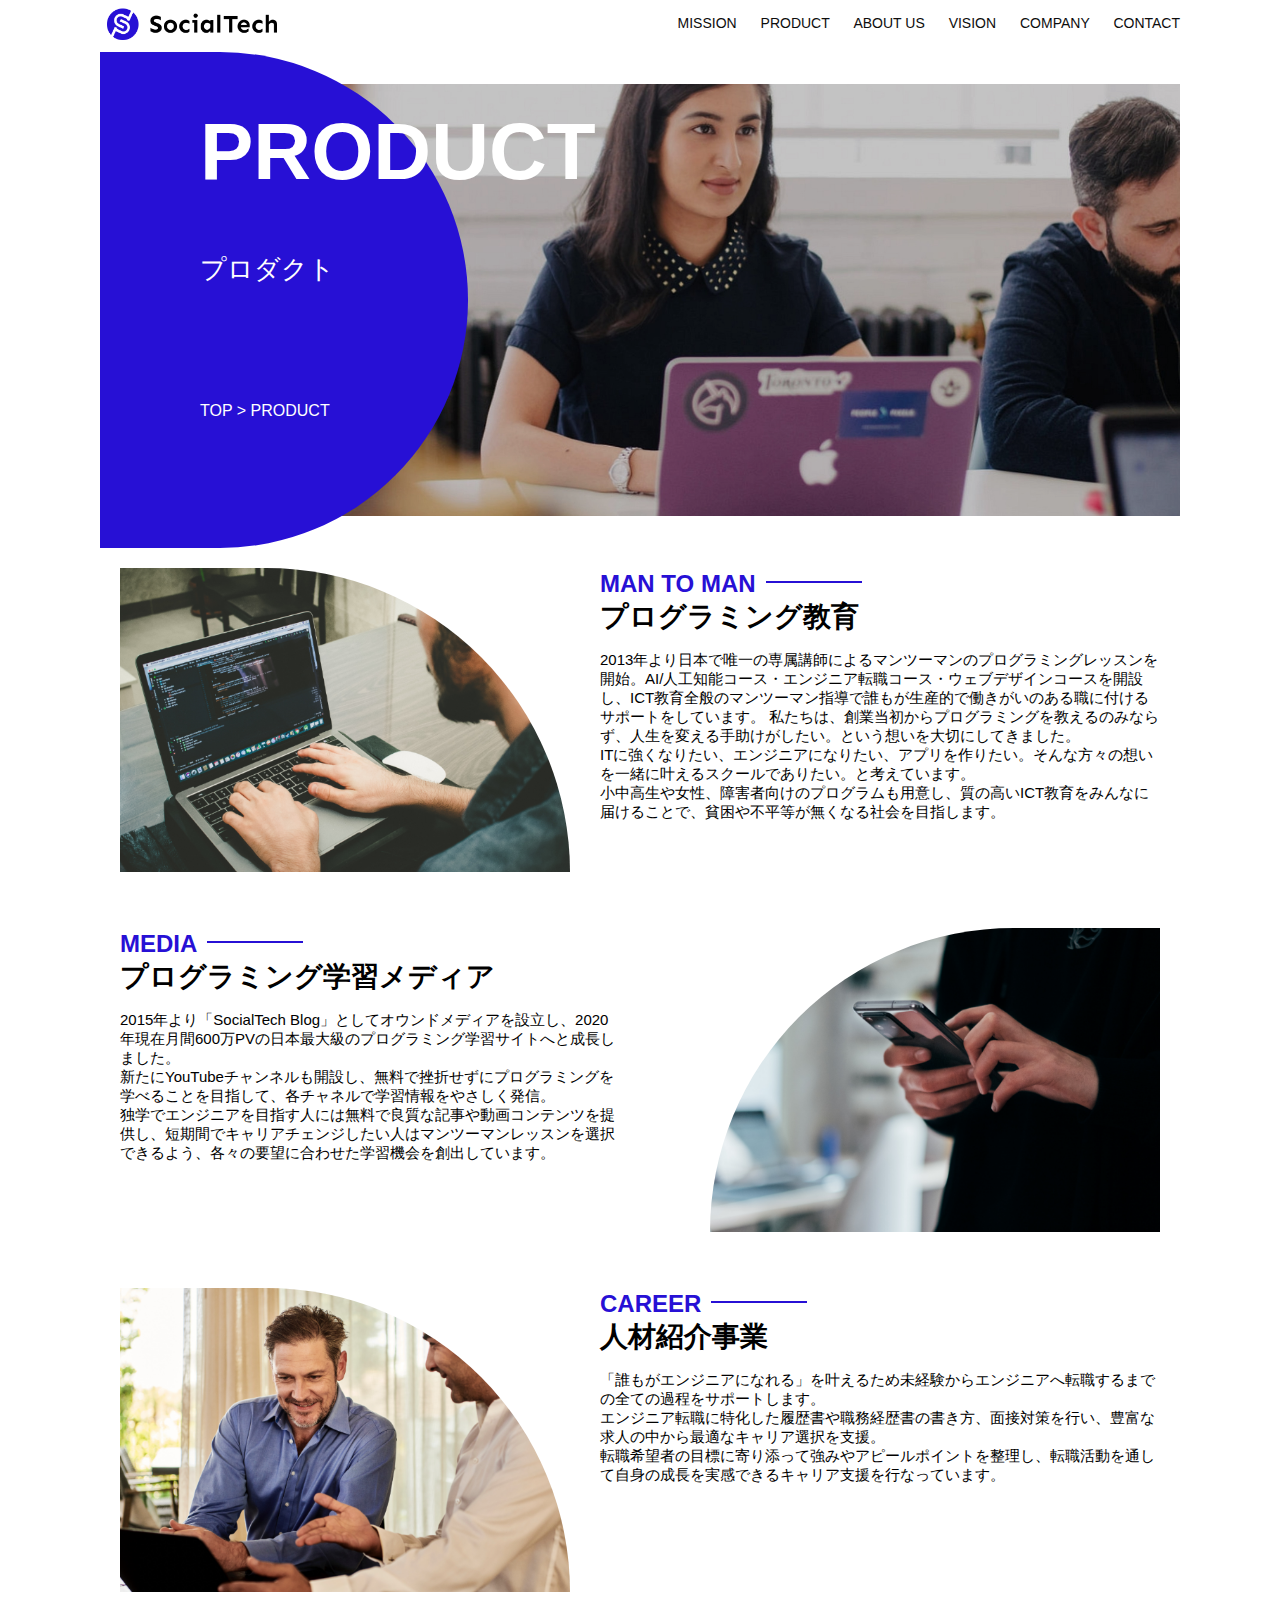
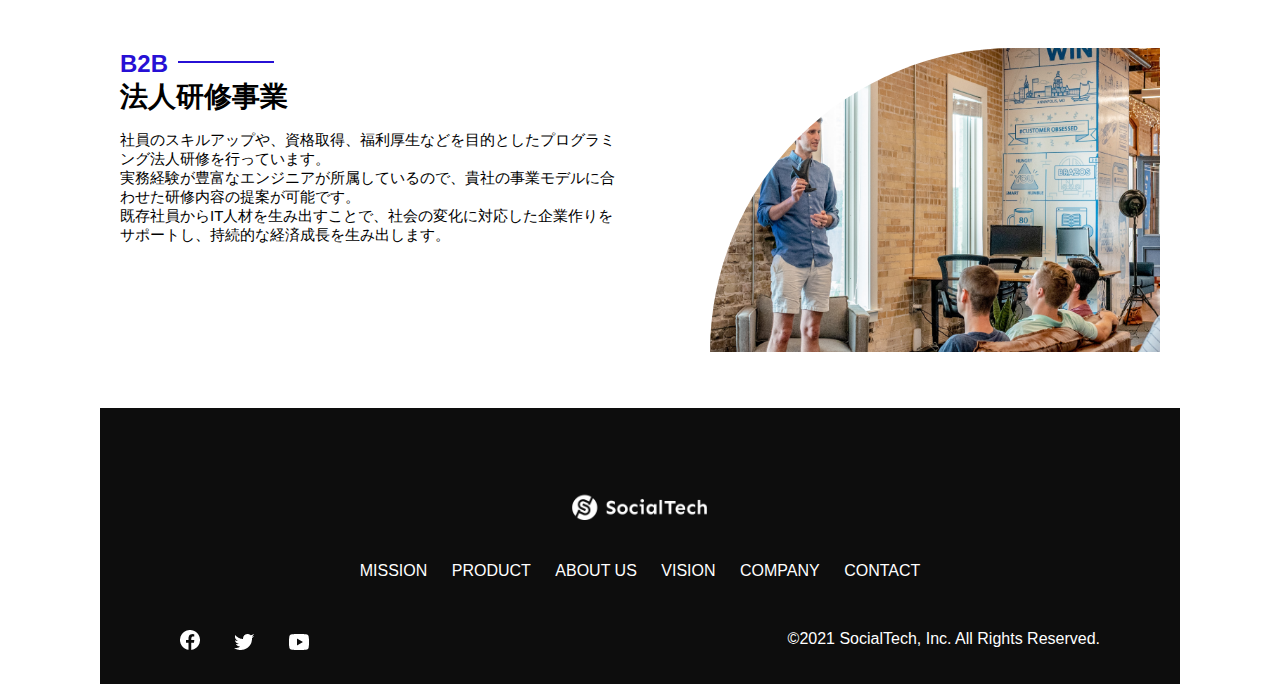
<file: kadai_tutorial_output/product.html>
<!DOCTYPE html>
  <html>
  <head>
    <title>SocialTech -PRODUCT プロダクト-</title>
    <meta charset="UTF-8">
    <meta name="description" content="SocialTechの4つのプロダクトを紹介します">
    <meta name="viewport" content="width=device-width, initial-scale=1.0">
    <link rel="stylesheet" href="style.css">
  </head>
  
  <body>
    <!-- ヘッダー -->
    <header>
      <!-- ロゴ -->
      <a href="index.html" id="logo"><img src="images/logo.png" alt="トップページに戻る"></a>
  
      <!-- PC用ナビゲーション -->
      <nav id="nav-pc">
        <a href="mission.html">MISSION</a>
        <a href="product.html">PRODUCT</a>
        <a href="index.html#aboutus">ABOUT US</a>
        <a href="index.html#vision">VISION</a>
        <a href="index.html#company">COMPANY</a>
        <a href="index.html#contact">CONTACT</a>
      </nav>

      <!-- スマホ用メニューボタン -->
      <img id="menu-sp" src="images/button-menu.png" alt="ナビゲーションを開く" onclick="document.getElementById('nav-sp').style.display = 'block'">
  
      <!-- スマホ用ナビゲーション -->
      <nav id="nav-sp">
        <img id="close" src="images/button-close.png" alt="ナビゲーションを閉じる" onclick="document.getElementById('nav-sp').style.display = 'none'">
        <a id="logo-sp" href="index.html" onclick="document.getElementById('nav-sp').style.display = 'none'"><img
            src="images/logo-sp.png" alt="トップページに戻る"></a>
        <a class="menu" href="mission.html" onclick="document.getElementById('nav-sp').style.display = 'none'">MISSION</a>
        <a class="menu" href="product.html" onclick="document.getElementById('nav-sp').style.display = 'none'">PRODUCT</a>
        <a class="menu" href="index.html#aboutus" onclick="document.getElementById('nav-sp').style.display = 'none'">ABOUT
          US</a>
        <a class="menu" href="index.html#vision"
          onclick="document.getElementById('nav-sp').style.display = 'none'">VISION</a>
        <a class="menu" href="index.html#company"
          onclick="document.getElementById('nav-sp').style.display = 'none'">COMPANY</a>
        <a class="menu" href="index.html#contact"
          onclick="document.getElementById('nav-sp').style.display = 'none'">CONTACT</a>
        <div id="sns">
          <a href="https://www.facebook.com/sejuku2013"><img src="images/button-facebook.png" alt="Facebookのリンク"></a>
          <a href="https://twitter.com/samuraijuku"><img src="images/button-twitter.png" alt="Twitterのリンク"></a>
          <a href="https://www.youtube.com/channel/UCCFOQO5aDK0xXam4cUQXT8g"><img src="images/button-youtube.png" alt="YouTubeのリンク"></a>
        </div>
      </nav>
    </header>
    <main>
      <article>
        <section id="product-main">
          <div id="product-title">
            <h1>PRODUCT</h1>
            <span>プロダクト</span>
            <div>TOP > PRODUCT</div>
          </div>
        </section>
        <section class="product-section1">
          <img src="images/product/product-mantoman.png" alt="PCでコードを書く男性">
          <div>
            <h2 class="product-h2">MAN TO MAN</h2>
            <h3 class="product-h3">プログラミング教育</h3>
            <p>
              2013年より日本で唯一の専属講師によるマンツーマンのプログラミングレッスンを開始。AI/人工知能コース・エンジニア転職コース・ウェブデザインコースを開設し、ICT教育全般のマンツーマン指導で誰もが生産的で働きがいのある職に付けるサポートをしています。
              私たちは、創業当初からプログラミングを教えるのみならず、人生を変える手助けがしたい。という想いを大切にしてきました。<br>ITに強くなりたい、エンジニアになりたい、アプリを作りたい。そんな方々の想いを一緒に叶えるスクールでありたい。と考えています。<br>小中高生や女性、障害者向けのプログラムも用意し、質の高いICT教育をみんなに届けることで、貧困や不平等が無くなる社会を目指します。
            </p>
          </div>
        </section>
        <section class="product-section2">
          <div>
            <h2 class="product-h2">MEDIA</h2>
            <h3 class="product-h3">プログラミング学習メディア</h3>
            <p>2015年より「SocialTech
              Blog」としてオウンドメディアを設立し、2020年現在月間600万PVの日本最大級のプログラミング学習サイトへと成長しました。<br>新たにYouTubeチャンネルも開設し、無料で挫折せずにプログラミングを学べることを目指して、各チャネルで学習情報をやさしく発信。<br>独学でエンジニアを目指す人には無料で良質な記事や動画コンテンツを提供し、短期間でキャリアチェンジしたい人はマンツーマンレッスンを選択できるよう、各々の要望に合わせた学習機会を創出しています。
            </p>
          </div>
          <img src="images/product/product-media.png" alt="スマートフォンを操作する人">
        </section>
        <section class="product-section1">
          <img src="images/product/product-career.png" alt="笑顔で話し合う2人の男性">
          <div>
            <h2 class="product-h2">CAREER</h2>
            <h3 class="product-h3">人材紹介事業</h3>
            <p>
              「誰もがエンジニアになれる」を叶えるため未経験からエンジニアへ転職するまでの全ての過程をサポートします。<br>エンジニア転職に特化した履歴書や職務経歴書の書き方、面接対策を行い、豊富な求人の中から最適なキャリア選択を支援。<br>転職希望者の目標に寄り添って強みやアピールポイントを整理し、転職活動を通して自身の成長を実感できるキャリア支援を行なっています。<br>
            </p>
          </div>
        </section>
        <section class="product-section2">
          <div>
            <h2 class="product-h2">B2B</h2>
            <h3 class="product-h3">法人研修事業</h3>
            <p>
              社員のスキルアップや、資格取得、福利厚生などを目的としたプログラミング法人研修を行っています。<br>実務経験が豊富なエンジニアが所属しているので、貴社の事業モデルに合わせた研修内容の提案が可能です。<br>既存社員からIT人材を生み出すことで、社会の変化に対応した企業作りをサポートし、持続的な経済成長を生み出します。
            </p>
          </div>
          <img src="images/product/product-b2b.png" alt="講演中の男性とそれを聴く人々">
        </section>
      </article>
      <footer>
        <div id="footer-logo">
          <img src="images/logo-sp.png" alt="SocialTech">
        </div>
        <div id="footer-link">
          <a href="mission.html">MISSION</a>
          <a href="product.html">PRODUCT</a>
          <a href="index.html#aboutus">ABOUT US</a>
          <a href="index.html#vision">VISION</a>
          <a href="index.html#company">COMPANY</a>
          <a href="index.html#contact">CONTACT</a>
        </div>
        <div id="sns-footer">
          <a href="https://www.facebook.com/sejuku2013"><img src="images/button-facebook.png" alt="Facebookのリンク"></a>
          <a href="https://twitter.com/samuraijuku"><img src="images/button-twitter.png" alt="Twitterのリンク"></a>
          <a href="https://www.youtube.com/channel/UCCFOQO5aDK0xXam4cUQXT8g"><img src="images/button-youtube.png" alt="YouTubeのリンク"></a>
          <span id="copyright">&copy;2021 SocialTech, Inc. All Rights Reserved. </span>
        </div>
      </footer>
    </main>
  </body>
  
  </html>
</file>
<file: html-css-kadai_013/style.css>
/* PC、スマホ共通スタイル */
body {
  font-family: "Source Sans Pro", "Hiragino Kaku Gothic ProN", Meiryo, Arial,
    sans-serif;
}

p {
  font-size: 15px;
}

#main-visual>img {
  width: 100%;
}

/*================
PC用のスタイル 
=================*/
@media screen and (min-width: 768px) {
  /* 横幅設定 */
  body {
    max-width: 1080px;
    min-width: 960px;
    margin: 0 auto 0 auto;
  }

  /* ヘッダー */
  header {
    display: flex;
    justify-content: space-between;
  }

  /* ナビゲーションのレイアウト */
  #nav-pc {
    text-align: right;
    font-size: 14px;
    padding-top: 15px;
  }

  /* ナビゲーションのリンクの装飾設定 */
  #nav-pc>a {
    text-decoration: none;
    margin-left: 20px;
  }

  #nav-pc>a:link {
    color: #0d0d0d;
  }

  #nav-pc>a:visited {
    color: #0d0d0d;
  }

  #nav-pc>a:hover {
    color: #0d0d0d;
    text-decoration: underline;
  }

  #nav-pc>a:active {
    color: #0d0d0d;
  }
  /* スマホ用ナビゲーション非表示 */
  #menu-sp {
    display: none;
  }
  #nav-sp {
    display: none;
  }
}

/*================
スマホ用のスタイル 
=================*/
@media screen and (max-width: 767px) {
  body {
    min-width: 357px;
    margin: 0;
  }
  /* PCナビゲーション非表示 */
  #nav-pc {
    display: none;
  }
  /* ハンバーガーメニュー */
  #menu-sp {
    float: right;
    padding: 0;
  }
  /* スマホ用ナビゲーション */
  #nav-sp {
    background-color: #ce933e;
    position: absolute;
    left: 0;
    top: 0;
    height: 100%;
    width: 100%;
    display: none;
    z-index: 100;
  }
  /* ×ボタン */
  #close {
    position: absolute;
    top: 20px;
    right: 20px;
  }
  /* ナビゲーションメニュー用ロゴ */
  #logo-sp {
    margin: 80px 0px 30px 20px;
  }
  #nav-sp > a {
    display: block;
  }
  #nav-sp > a:link {
    color: #ffffff;
  }
  #nav-sp > a:visited {
    color: #ffffff;
  }
  #nav-sp > a:hover {
    color: #ffffff;
  }
  #nav-sp > a:hover {
    text-decoration: underline;
  }
  #nav-sp > :active {
    color: #ffffff;
  }
  #nav-sp > .menu {
    text-decoration: none;
    display: block;
    margin: 0 20px 0 20px;
    height: 44px;
    font-size: 16px;
    background-image: url(images/arrow.png);
    background-repeat: no-repeat;
    background-position: right top;
  }
}
</file>
<file: kadai_tutorial_output/style.css>
/* PC、スマホ共通スタイル */
body {
  font-family: "Source Sans Pro", "Hiragino Kaku Gothic ProN", Meiryo, Arial,
    sans-serif;
}

p {
  font-size: 15px;
}

.arrow-right {
  color: #2710d5;
  }
  #submit {
  margin-top: 50px;
  }

/*================
PC用のスタイル 
=================*/
@media screen and (min-width: 768px) {
/* 横幅設定 */
body {
  max-width: 1080px;
  min-width: 900px;
  margin: 0 auto 0 auto;
}

/* ヘッダー */
header {
  display: flex;
  justify-content: space-between;
}

/* ナビゲーションのレイアウト */
#nav-pc {
  font-size: 14px;
  padding-top: 15px;
}

/* ナビゲーションのリンクの装飾設定 */
#nav-pc>a {
  text-decoration: none;
  margin-left: 20px;
}

#nav-pc>a:link {
  color: #0d0d0d;
}

#nav-pc>a:visited {
  color: #0d0d0d;
}

#nav-pc>a:hover {
  color: #0d0d0d;
  text-decoration: underline;
}

#nav-pc>a:active {
  color: #0d0d0d;
}

/* スマホ用ナビゲーション非表示 */
#nav-sp,
#menu-sp {
  display: none;
}


/* メインビジュアル*/
#main-visual {
  position: relative;
  height: 400px;
}

#main-message {
  position: absolute;
  top: 0;
  left: 0;
  background-color: #2710d5;
  color: #ffffff;
  border-radius: 0 0 476px 0;
  max-width: 620px;
  height: 100%;
  width: 100%;
  z-index: 11;
}

#main-message > h1 {
  font-size: 60px;
  font-weight: bold;
  margin: 100px 0 0 50px;
}

#main-message > p {
  font-size: 28px;
  margin: 0 0 0 50px;
}

#main-visual > img {
  max-width: 620px;
  border-radius: 476px 0 0 0;
  position: absolute;
  top: 0;
  right: 0;
  z-index: 10;
}

/* 見出し */
h2 {
  margin: 40px 0 0 0;
}

h2::after {
  content: url("images/line.png");
  margin-left: 10px;
}

h3 {
  font-size: 27px;
}

/* ミッション */
#mission {
  margin: 80px auto 80px auto;
  width: 100%;
}

#mission-flex {
  width: 100%;
  display: flex;
}

#mission-flex > div {
  width: 50%;
  margin: 20px;
}

#mission-photo {
  width: 100%;
}

#s2dgs {
  margin-top: 50px;
  width: 100%;
}

/* プロダクト */
#product {
  background-color: #fafafa;
  margin: 80px 0 80px 0;
  padding: 10px 40px 0px 40px;
}

/* 外枠 */
#product > div {
  margin-top: 40px;
  display: flex;
}

/* 左のカラム */
#product-left {
  width: 50%;
  margin-right: 20px;
}

/* 右のカラム */
#product-right {
  width: 50%;
  margin-left: 20px;
  margin-top: 80px;
}

/* 画像＋説明の枠 */
#product-left > div {
  position: relative;
  height: 480px;
  margin-right: 20px;
}

#product-right > div {
  position: relative;
  height: 480px;
  margin-left: 20px;
}

/* 画像 */
.product-photo {
  width: 100%;
}

/* 説明文の枠 */
.product-explain {
  background-color: #ffffff;
  position: absolute;
  left: 0;
  top: 280px;
  margin: 0 40px 0 40px;
  padding: 20px;
  box-shadow: 5px 5px 10px rgba(0, 0, 0, 0.05);
}

/* 説明文の英語 */
.product-explain > span {
  color: #2710d5;
  font-weight: bold;
  font-size: 16px;
  margin: 0px;
}

/* 説明文の見出し */
.product-explain > h3 {
  font-size: 20px;
  margin: 5px 0 5px 0;
}

/* 説明文 */
.product-explain > p {
  font-size: 14px;
  margin: 0;
}

/* 「もっとみる」ボタン */
#product-more {
  margin: 0 auto -42px auto;
}

/* ABOUT US */
#aboutus {
  margin: 80px auto 80px auto;
}

/* 3つの組織文化と画像を入れる枠 */
#aboutus > div {
  display: flex;
}

/* 画像 */
.culture-img {
  width: 100%;
  align-self: flex-start;
}

.culture-img2 {
  margin-top: 50px;
  width: 100%;
}

/* 3つの組織文化の表 */
.culture-table {
  max-width: 500px;
  margin-right: 50px;
}

/* 番号 */
.culture-num {
  font-size: 80px;
  color: #2710d5;
  margin: 0 20px 0 0;
}

/* 組織文化英語 */
.culture-en {
  color: #2710d5;
  font-weight: bold;
  font-size: 24px;
  display: block;
}

/* 組織文化日本語 */
.culture-jp {
  font-size: 28px;
  font-weight: bold;
}

/* 説明文 */
.culture-description {
  margin: 0;
}

/* ビジョン */
#vision {
  margin: 80px auto 80px auto;
}

/* セクション内の外枠 */
#vision > div {
  width: 100%;
  display: flex;
  justify-content: space-between;
  flex-wrap: wrap;
}

/* 7つの行動指針の枠 */
.vision-box {
  width: 300px;
  height: 300px;
  margin-bottom: 30px;
  position: relative;
}

.vision-box > img {
  width: 100%;
  height: auto;
  position: absolute;
  top: 0;
  left: 0;
  z-index: 30;
}

.vision-box > span {
  position: absolute;
  top: 0;
  left: 0;
  z-index: 31;
  margin-right: 20px;
}

.vision-box > span > h4 {
  color: #2710d5;
  font-size: 19px;
  margin: 80px 0 0 0;
}

.vision-box > span > h4::first-letter {
  font-size: 40px;
}

.vision-box > span > h5 {
  font-size: 20px;
  margin: 0 0 0 0;
}

.vision-box > span > p {
  margin: 10px 0 0 0;
}

/* 会社概要 */
#company {
  margin: 80px auto 80px auto;
}

#company-table {
  width: 100%;
}

.tableheader {
  text-align: left;
  padding: 20px;
  border-bottom-color: #2710d5;
  border-bottom-width: 1px;
  border-bottom-style: solid;
  width: 100px;
}

.tableheader-first {
  text-align: left;
  padding: 20px;
  border-bottom-color: #2710d5;
  border-bottom-width: 1px;
  border-bottom-style: solid;
  border-top-color: #2710d5;
  border-top-width: 1px;
  border-top-style: solid;
  width: 100px;
}

.cell {
  padding: 30px;
  border-bottom-color: #ececec;
  border-bottom-width: 1px;
  border-bottom-style: solid;
}

.cell-first {
  padding: 30px;
  border-bottom-color: #ececec;
  border-bottom-width: 1px;
  border-bottom-style: solid;
  border-top-color: #ececec;
  border-top-width: 1px;
  border-top-style: solid;
}

#company > iframe {
  width: 100%;
  height: 368px;
  margin-top: 40px;
}

/* お問い合わせ */
#contact {
  margin: 80px auto 80px auto;
}

/* 外枠 */
#contact > form > div {
  display: flex;
  flex-direction: row;
  flex-wrap: wrap;
  padding-bottom: 30px;
}

/* 左列の見出し */
.contact-heading {
  width: 240px;
  align-self: center;
}

/* 見出しのラベル */
.contact-label {
  font-weight: bold;
}

/* 必須 */
.contact-span {
  color: #ce2222;
  margin: 0 0 0 20px;
  font-weight: bold;
}

/* テキストボックス */
.contact-textbox {
  border-top: 0px;
  border-left: 0px;
  border-right: 0px;
  border-bottom-width: 1px;
  border-bottom-color: #707070;
  border-bottom-style: solid;
  background-color: #fafafa;
  width: 400px;
  height: 56px;
}

/* お問い合わせ内容のテキストエリア */
.contact-textarea {
  border-top: 0px;
  border-left: 0px;
  border-right: 0px;
  border-bottom-width: 1px;
  border-bottom-color: #707070;
  border-bottom-style: solid;
  background-color: #fafafa;
  width: 400px;
  height: 200px;
}

/* 個人情報の取り扱い */
details {
  width: 700px;
}

details > div {
  background-color: #fafafa;
  padding: 20px;
}

details > div > span {
  font-weight: bold;
}

/* フッター */
footer {
  background-color: #0d0d0d;
  text-align: center;
  padding: 80px 80px 30px 80px;
}

#footer-logo {
  margin-bottom: 30px;
}

#footer-link {
  margin-bottom: 50px;
}
#footer-link > a {
  text-decoration: none;
  margin: 10px;
}
#footer-link > a:link {
  color: #ffffff;
}
#footer-link > a:visited {
  color: #ffffff;
}
#footer-link > a:hover {
  color: #ffffff;
  text-decoration: underline;
}
#footer-link > a:active {
  color: #ffffff;
}

#sns-footer {
  text-align: left;
  width: 100%;
}

#sns-footer > a {
  margin-right: 30px;
}

#copyright {
  color: #ffffff;
  float: right;
}
/* mission.html用スタイル */
   /* ミッションのメインビジュアル */
  #mission-main {
    height: 496px;
    width: 100%;
    background-image: url("images/mission/mission-main.png");
    background-repeat: no-repeat;
    background-position-y: center;
  }

  #mission-title {
    background-color: #2710d5;
    width: 368px;
    color: #ffffff;
    height: 496px;
    border-radius: 0 248px 248px 0;
    position: relative;
  }

  #mission-title > h1 {
    position: absolute;
    top: 0;
    left: 100px;
    font-size: 80px;
  }

  #mission-title > span {
    position: absolute;
    top: 200px;
    left: 100px;
    font-size: 26px;
  }

  #mission-title > div {
    position: absolute;
    top: 350px;
    left: 100px;
    font-size: 16px;
  }
  
  #mission-s2dgs {
    width: 100%;
    margin: 20px;
  }

  .mission-h2 {
    color: #2710d5;
    font-size: 40px;
  }

  .mission-h2::after {
    content: none;
  }

  #mission-5goals {
    margin: 20px;
    display: flex;
  }

  #mission-5goals > div {
    flex-grow: 1;
    padding: 20px;
  }

  #mission-5goals > div > div {
    margin-bottom: 40px;
  }

  .fivegoals-image-right {
    float: right;
    margin: 20px;
  }

  .fivegoals-image-left {
    float: left;
    margin: 20px;
  }

  .fivegoals-number {
    color: #2710d5;
    font-size: 48px;
    font-weight: bold;
    margin: 0;
  }

  .fivegoals-h3 {
    font-size: 28px;
    margin: 0;
  }

  .fivegoals-p {
    margin: 0;
  }

  /* プロダクトページ */
  #product-main {
    height: 496px;
    width: 100%;
    background-image: url("images/product/product-main.png");
    background-repeat: no-repeat;
    background-position-y: center;
  }

  #product-title {
    background-color: #2710d5;
    width: 368px;
    color: #ffffff;
    height: 496px;
    border-radius: 0 248px 248px 0;
    position: relative;
  }
  #product-title > h1 {
    position: absolute;
    top: 0;
    left: 100px;
    font-size: 80px;
  }

  #product-title > span {
    position: absolute;
    top: 200px;
    left: 100px;
    font-size: 26px;
  }

  #product-title > div {
    position: absolute;
    top: 350px;
    left: 100px;
    font-size: 16px;
  }

  /* セクション1 */
  .product-section1 {
    position: relative;
    margin: 20px;
    height: 340px;
  }

  .product-section1 > img {
    position: absolute;
    top: 0;
    left: 0;
    width: 450px;
    margin: 0 40px 30px 0;
    border-radius: 0 432px 0 0;
  }

  .product-section1 > div {
    position: absolute;
    top: 0;
    left: 480px;
  }

  /* セクション2 */
  .product-section2 {
    position: relative;
    margin: 20px;
    height: 340px;
  }

  .product-section2 > img {
    position: absolute;
    top: 0;
    right: 0;
    width: 450px;
    margin: 0 0 30px 40px;
    border-radius: 432px 0 0 0;
  }

  .product-section2 > div {
    width: 500px;
    position: absolute;
    top: 0;
    left: 0;
  }

  .product-h2 {
    color: #2710d5;
    font-size: 24px;
    margin: 0;
  }

  .product-h3 {
    font-size: 28px;
    margin: 0;
  }
}

/*====================
  スマートフォン用のスタイル
  =====================*/
  @media screen and (max-width: 767px) {
  body {
    min-width: 375px;
    margin: 0;
  }

  /* PC用ナビゲーション非表示 */
  #nav-pc {
    display: none;
  }

  /* ハンバーガーメニュー */
  #menu-sp {
    float: right;
    padding: 0;
  }

  /* スマホ用ナビゲーションの表示切り替え */
  /* 初期状態、レイアウトと非表示設定 */
  #nav-sp {
    background-color: #2710d5;
    position: absolute;
    left: 0;
    top: 0;
    height: 100%;
    width: 100%;
    display: none;
    z-index: 100;
  }

  /* xボタン */
  #close {
    position: absolute;
    top: 20px;
    right: 20px;
  }

  /* ナビゲーションメニュー用ロゴ */
  #logo-sp {
    margin: 80px 0 30px 20px;
  }

  /* ナビゲーションのリンクの装飾設定 */
  #nav-sp > a {
    display: block;
  }
  #nav-sp > a:link {
    color: #ffffff;
  }
  #nav-sp > a:visited {
    color: #ffffff;
  }
  #nav-sp > a:hover {
    color: #ffffff;
    text-decoration: underline;
  }
  #nav-sp > a:active {
    color: #ffffff;
  }
  #nav-sp > .menu {
    text-decoration: none;
    display: block;
    margin: 0 20px 0 20px;
    height: 44px;
    font-size: 16px;
    background-image: url("images/arrow.png");
    background-repeat: no-repeat;
    background-position: right top;
  }
  #sns {
    position: absolute;
    bottom: 20px;
    left: 20px;
  }
  #sns > a {
    margin-right: 30px;
  }

  /* メインビジュアル */
  #main-visual {
    position: relative;
    height: 470px;
    width: 100%;
    overflow: hidden;
  }
  #main-visual > div {
    position: absolute;
    top: 0;
    left: 0;
    background-color: #2710d5;
    color: white;
    border-radius: 0 0 476px 0;
    text-align: center;
    height: 280px;
    width: 100%;
    z-index: 11;
  }
  #main-visual > div > h1 {
    font-size: 28px;
    margin: 90px 0 0 0;
  }

  #main-visual > div > p {
    margin: 0;
  }

  #main-visual > img {
    width: 100%;
    border-radius: 476px 0 0 0;
    z-index: 10;
    position: absolute;
    bottom: 0;
    right: 0;
  }

  /* 見出し */
  h2::after {
    content: url("images/line.png");
    margin-left: 10px;
  }

  h3 {
    font-size: 24px;
    margin: 10px 0 0 0;
  }

  /* ミッション */
  #mission {
    margin: 20px;
  }

  #mission-photo {
    width: 100%;
  }

  #s2dgs {
    width: 100%;
  }

  /* プロダクト */
  #product {
    background-color: #fafafa;
    padding-top: 10px;
  }

  #product h2 {
    margin-left: 20px;
  }
  /* 外枠 */
  /* 左右のカラム　スマホでは縦並び */
  #product-left,
  #product-right {
    margin-right: 20px;
    margin-left: 20px;
  }

  /* 画像＋説明の枠 */
  #product-left > div,
  #product-right > div {
    position: relative;
    height: 540px;
  }

  /* 説明文の枠 */
  .product-explain {
    background-color: #ffffff;
    position: absolute;
    left: 0;
    bottom: 50px;
    padding: 20px;
    box-shadow: 5px 5px 10px rgba(0, 0, 0, 0.05);
  }

  .product-explain > span {
    color: #2710d5;
    font-weight: bold;
    font-size: 16px;
    margin: 0px;
  }

  .product-explain > h3 {
    margin: 10px 0 10px 0;
  }

  /* 画像 */
  .product-photo {
    width: 100%;
  }

  #product-more > img {
    margin: 0 0 -42px 20px;
  }

   /* ABOUT US */
  #aboutus {
    margin: 80px 20px 80px 20px;
  }

  #aboutus > div {
    display: flex;
    flex-direction: column;
  }

  .culture-table {
    width: 100%;
    padding-right: 20px;
    order: 2;
  }
  .culture-img {
    width: 100%;
    order: 1;
  }

  .culture-img2 {
    width: 100%;
  }

  .culture-num {
    font-size: 80px;
    color: #2710d5;
  }

  .culture-en {
    color: #2710d5;
    font-weight: bold;
    font-size: 24px;
    display: block;
  }

  .culture-jp {
    display: block;
  }

  .culture-description {
    margin: 0;
  }

  /* ビジョン */
  #vision {
    margin: 80px 20px 80px 20px;
  }

  .vision-box {
    width: 300px;
    height: 300px;
    margin-bottom: 30px;
    position: relative;
  }

  .vision-box > img {
    width: 100%;
    height: auto;
    position: absolute;
    top: 0;
    left: 0;
    z-index: 30;
  }

  .vision-box > span {
    position: absolute;
    top: 0;
    left: 0;
    z-index: 31;
    margin-right: 20px;
  }

  .vision-box > span > h4 {
    color: #2710d5;
    font-size: 19px;
    margin: 60px 0 0 0;
  }

  .vision-box > span > h5 {
    font-size: 20px;
    margin: 0 0 0 0;
  }
  .vision-box > span > p {
    margin: 10px 0 0 0;
  }

  /* 会社概要 */
  #company {
    margin: 0 20px 0 20px;
  }

  #company > h3 {
    margin-bottom: 20px;
  }

  #company-table {
    width: 100%;
  }

  .tableheader-first {
    text-align: left;
    padding: 20px;
    border-bottom-color: #2710d5;
    border-bottom-width: 1px;
    border-bottom-style: solid;
    border-top-color: #2710d5;
    border-top-width: 1px;
    border-top-style: solid;
    width: 50px;
  }
  .tableheader {
    text-align: left;
    padding: 20px;
    border-bottom-color: #2710d5;
    border-bottom-width: 1px;
    border-bottom-style: solid;
    width: 50px;
  }
  .cell {
    padding: 20px;
    border-bottom-color: #ececec;
    border-bottom-width: 1px;
    border-bottom-style: solid;
  }
  .cell-first {
    padding: 20px;
    border-bottom-color: #ececec;
    border-bottom-width: 1px;
    border-bottom-style: solid;
    border-top-color: #ececec;
    border-top-width: 1px;
    border-top-style: solid;
  }

  #company > iframe {
    width: 100%;
    height: 240px;
    margin: 40px 0 0 0;
  }

   /* お問い合わせ */
  #contact {
    margin: 80px 20px 80px 20px;
  }

  #contact > h3 {
    margin-bottom: 20px;
  }

  #contact > form > div {
    margin-bottom: 20px;
  }

  .contact-heading {
    margin-bottom: 20px;
  }
  /* ラベル */
  .contact-label {
    font-weight: bold;
  }

  /* 必須 */
  .contact-span {
    color: #ce2222;
    margin: 0 0 0 20px;
    font-weight: bold;
  }

  .contact-textbox {
    height: 56px;
    border-top: 0px;
    border-left: 0px;
    border-right: 0px;
    background-color: #fafafa;
    border-bottom-color: #707070;
    border-bottom-width: 1px;
    border-style: solid;
    min-width: 300px;
    width: 100%;
  }
  .contact-textarea {
    height: 150px;
    border-top: 0px;
    border-left: 0px;
    border-right: 0px;
    background-color: #fafafa;
    width: 100%;
  }

  .radiobutton { 
    margin-bottom: 20px;
  }

  /* .radiobutton + label::after {
    content: "\A";
    white-space: pre;
  }*/

  /* フッター */
  footer {
    background-color: #0d0d0d;
    padding: 30px 20px 50px 20px;
  }

  #footer-logo {
    margin-bottom: 30px;
  }

  #footer-link {
    margin-bottom: 50px;
  }
  #footer-link > a {
    text-decoration: none;
    margin: 0 20px 30px 0;
    display: block;
    background-image: url("images/arrow.png");
    background-repeat: no-repeat;
    background-position: right top;
  }
  #footer-link > a:link {
    color: #ffffff;
  }
  #footer-link > a:visited {
    color: #ffffff;
  }
  #footer-link > a:hover {
    color: #ffffff;
    text-decoration: underline;
  }
  #footer-link > a:active {
    color: #ffffff;
  }

  #sns-footer > a {
    margin-right: 30px;
}

#copyright {
    font-size: 12px;
    display: block;
    margin-top: 30px;
    color: #ffffff;
}

 /* mission.html用スタイル */
   /* ミッションのメインビジュアル */
  #mission-main {
    height: 256px;
    width: 100%;
    background-image: url("images/mission/mission-main.png");
    background-repeat: no-repeat;
    background-position-y: center;
    background-size: auto 208px;
  }

  #mission-title {
    background-color: #2710d5;
    width: 136px;
    color: #ffffff;
    height: 256px;
    border-radius: 0 248px 248px 0;
    position: relative;
  }
  #mission-title > h1 {
    position: absolute;
    top: 0;
    left: 20px;
    font-size: 40px;
  }

  #mission-title > span {
    position: absolute;
    top: 110px;
    left: 20px;
    font-size: 18px;
  }

  #mission-title > div {
    position: absolute;
    top: 180px;
    left: 20px;
    font-size: 13px;
  }

  /* ミッションページ　S2DGSの設定 */
  #mission-s2dgs {
    margin: 20px;
  }

  .mission-h2 {
    color: #2710d5;
    font-size: 38px;
    margin: 0px;
  }

  .mission-h2::after {
    content: none;
  }

  #mission-s2dgs > img {
    width: 100%;
  }
  #section-s2dgs > img {
    width: 100%;
  }

  /* ミッションページ　5Goalsの設定 */
  #mission-5goals {
    margin: 20px;
  }

  #mission-5goals > div > div {
    margin-bottom: 40px;
  }

  #s2dgs-image {
    width: 100%;
  }
  .fivegoals-image-right {
    margin: 20px auto 20px auto;
    display: block;
  }

  .fivegoals-image-left {
    margin: 20px auto 20px auto;
    display: block;
  }

  .fivegoals-number {
    color: #2710d5;
    font-size: 48px;
    margin: 0;
  }

  .fivegoals-h3 {
    font-size: 28px;
    margin: 0;
  }
  .fivegoals-p {
    margin: 0;
  }

  /* プロダクトページ */
  #product-main {
    height: 256px;
    width: 100%;
    background-image: url("images/product/product-main.png");
    background-repeat: no-repeat;
    background-position-y: center;
    background-size: auto 208px;
  }
  #product-title {
    background-color: #2710d5;
    width: 136px;
    color: #ffffff;
    height: 256px;
    border-radius: 0 248px 248px 0;
    position: relative;
  }
  #product-title > h1 {
    position: absolute;
    top: 0;
    left: 20px;
    font-size: 40px;
  }
  #product-title > span {
    position: absolute;
    top: 110px;
    left: 20px;
    font-size: 18px;
  }

  #product-title > div {
    position: absolute;
    top: 180px;
    left: 20px;
    font-size: 13px;
  }

  .product-section1 {
    margin: 20px;
  }

  .product-section1 > img {
    width: 100%;
    border-radius: 0 300px 0 0;
  }
  
  .product-section2 {
    margin: 20px;
    display: flex;
    flex-direction: column;
  }

  .product-section2 > img {
    order: 1;
    width: 100%;
    border-radius: 300px 0 0 0;
  }

  .product-section2 > div {
    order: 2;
  }

  .product-h2 {
    color: #2710d5;
    font-size: 24px;
    margin: 0;
  }

  .product-h3 {
    font-size: 28px;
    margin: 0;
  }
}
</file>
